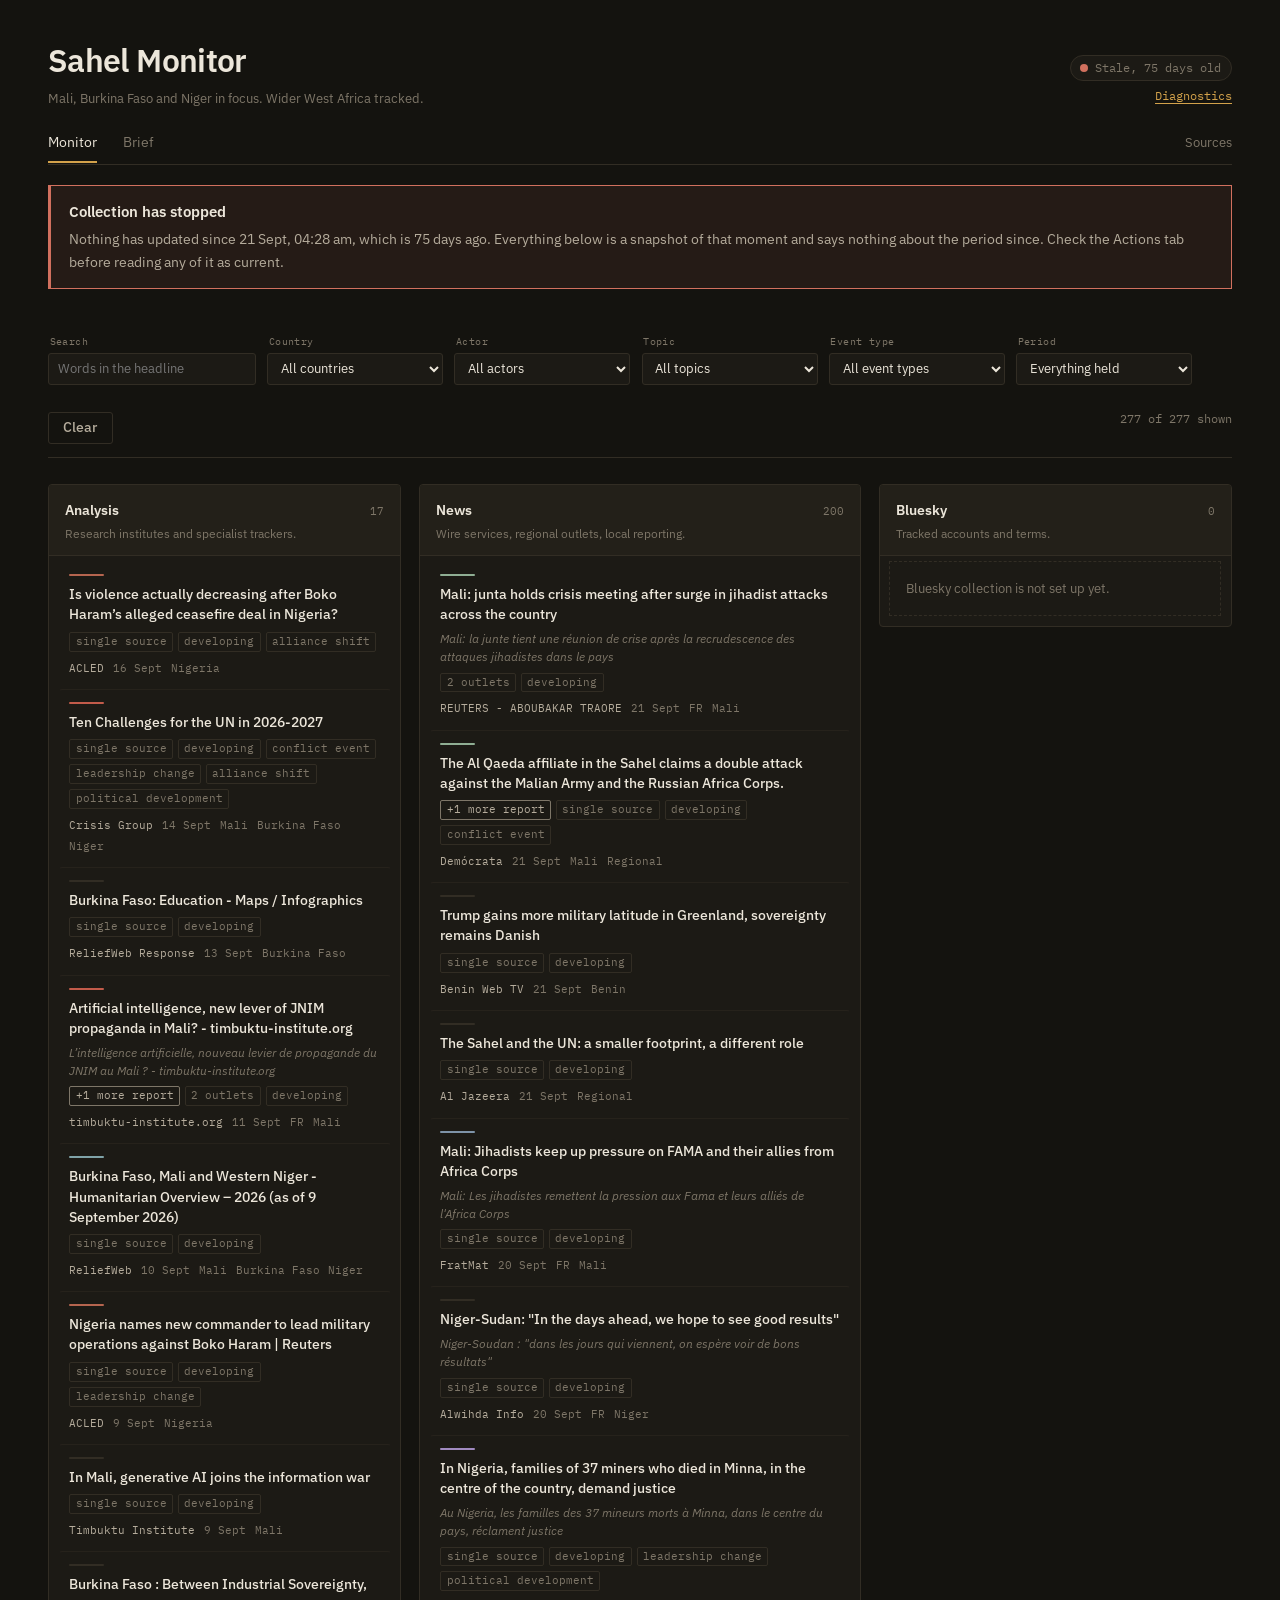
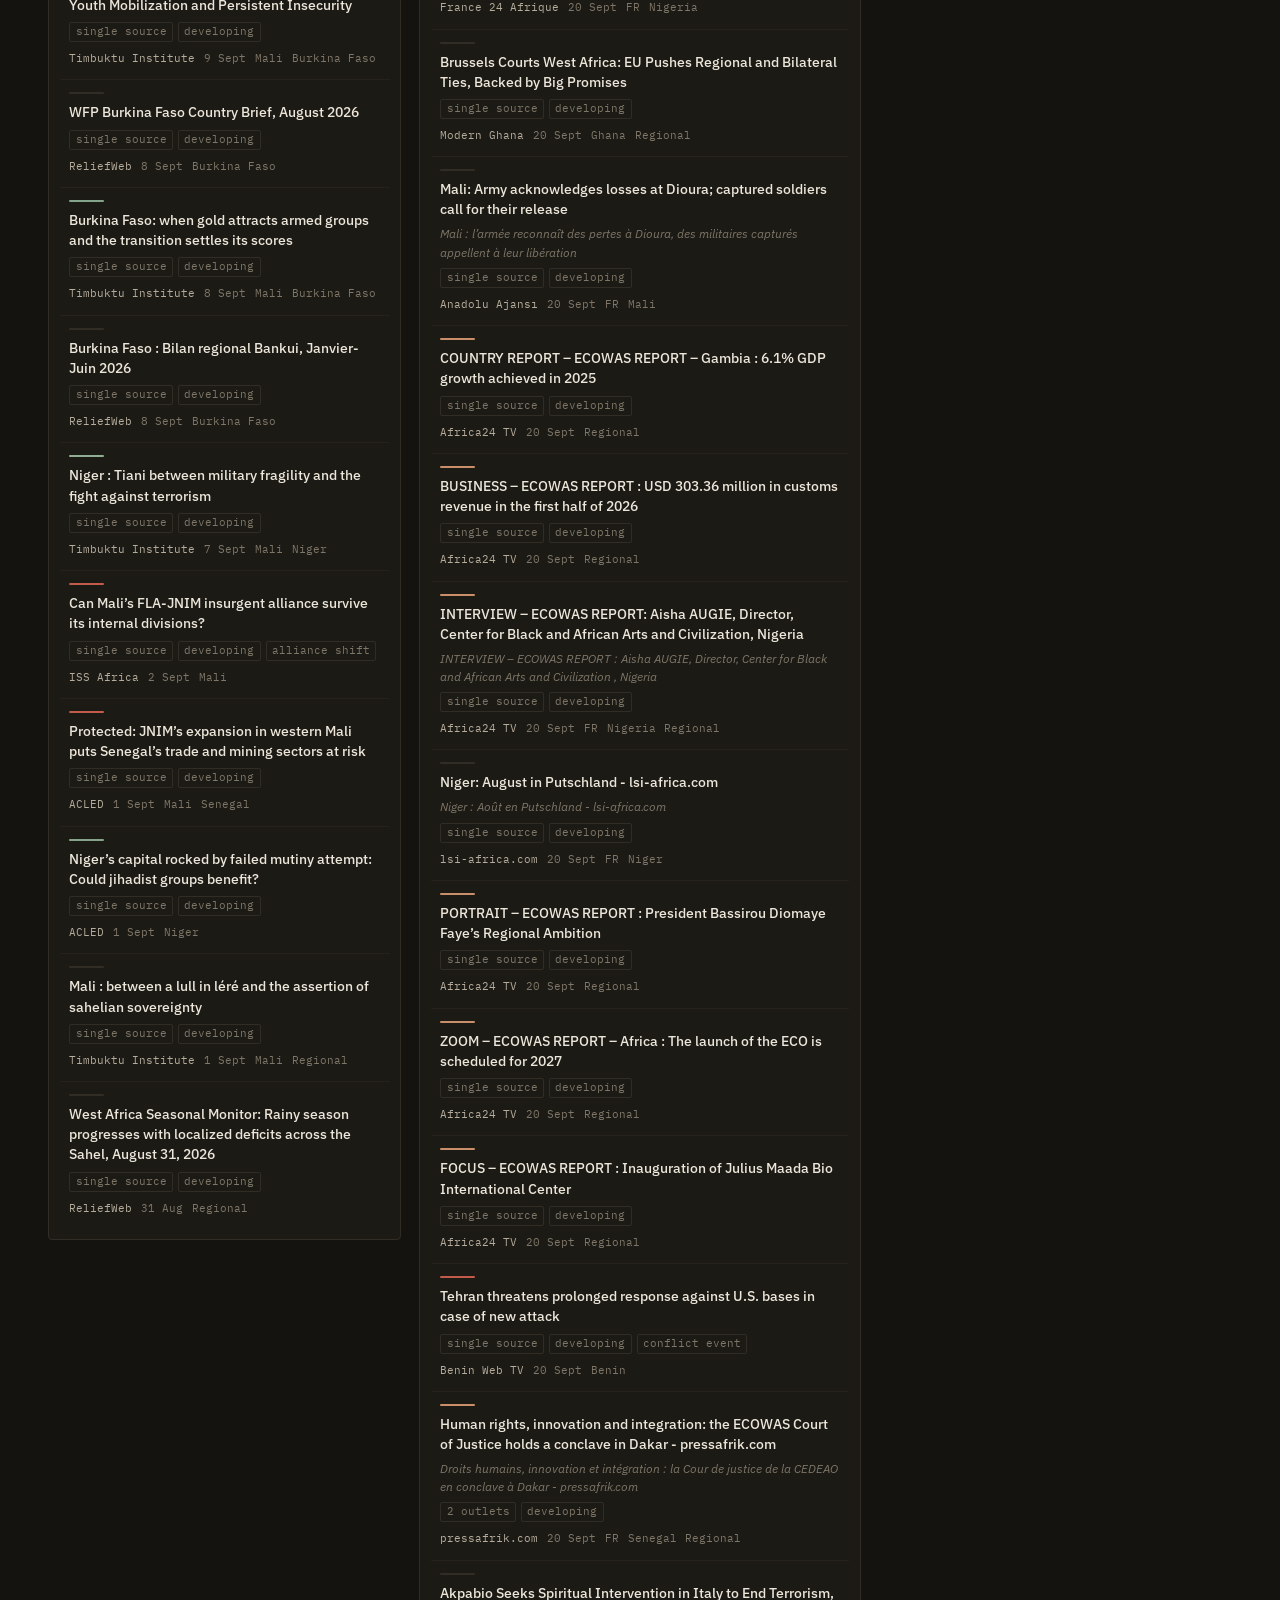
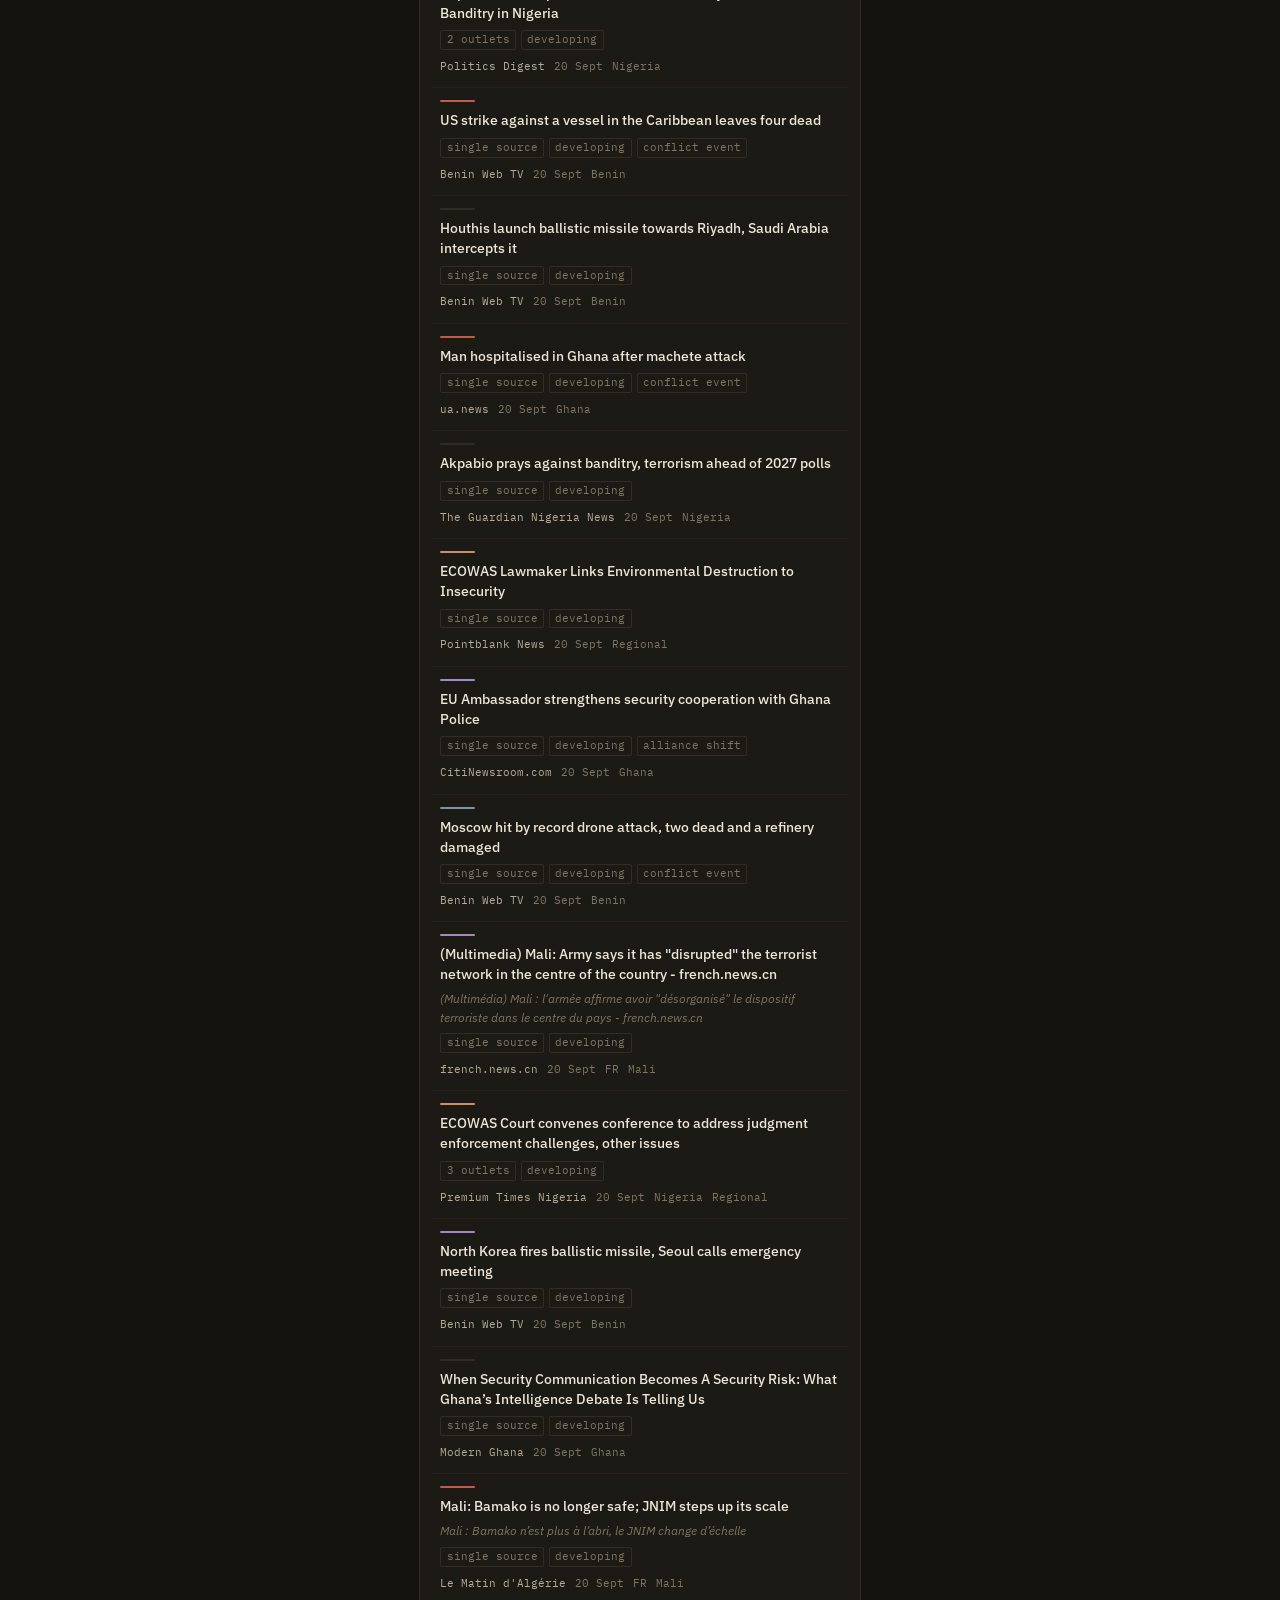
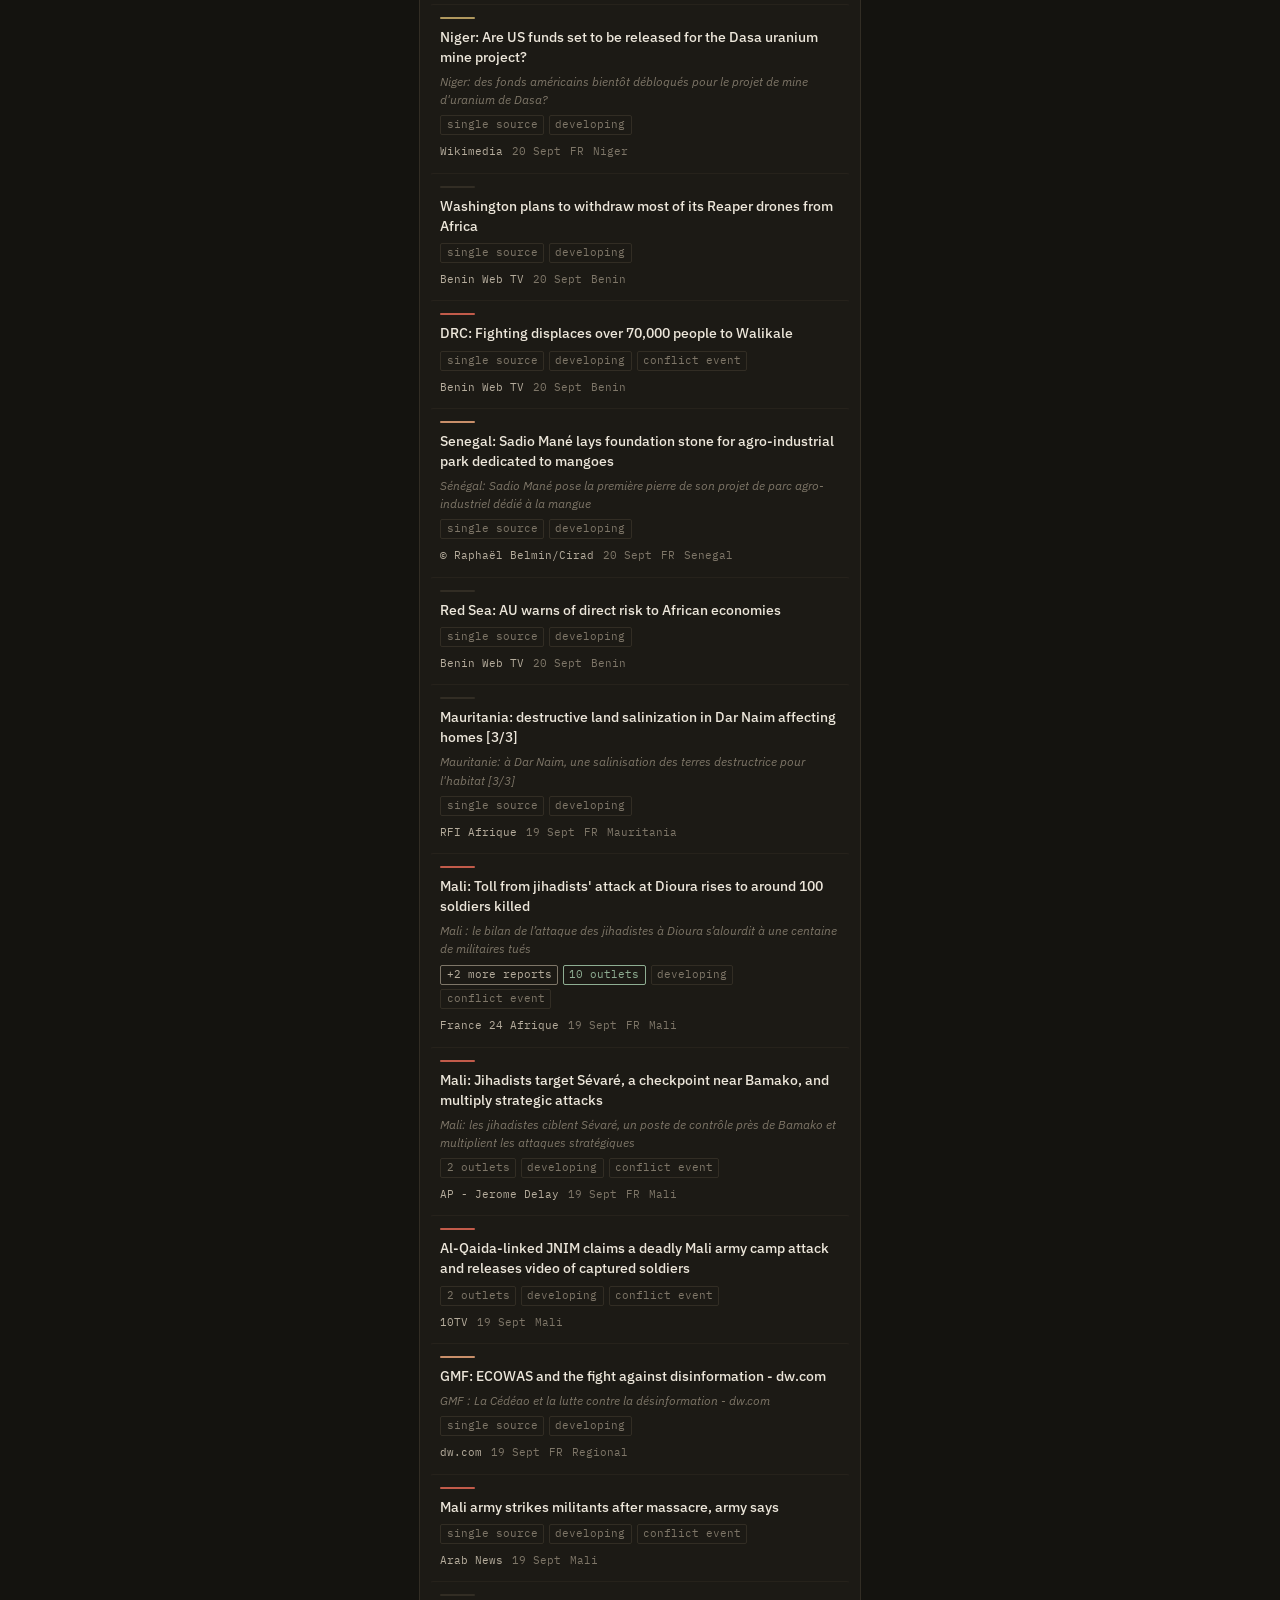
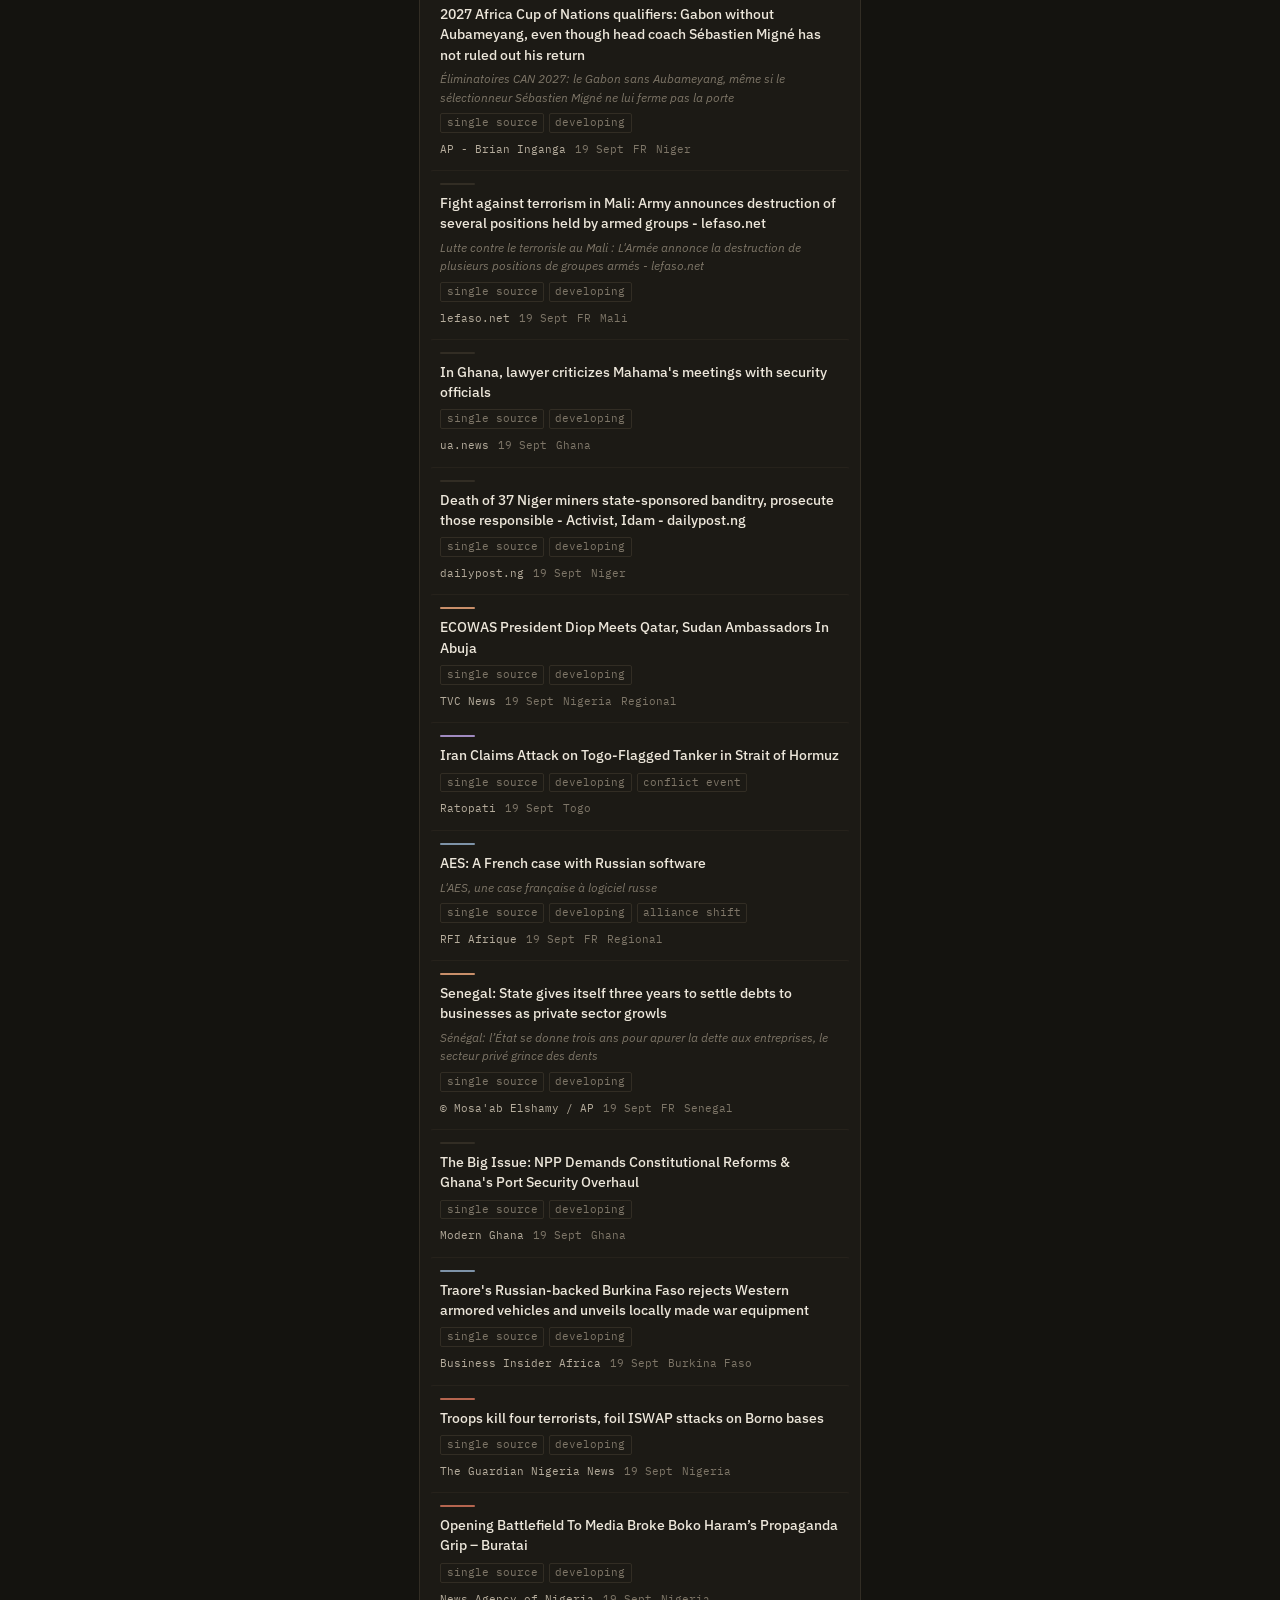
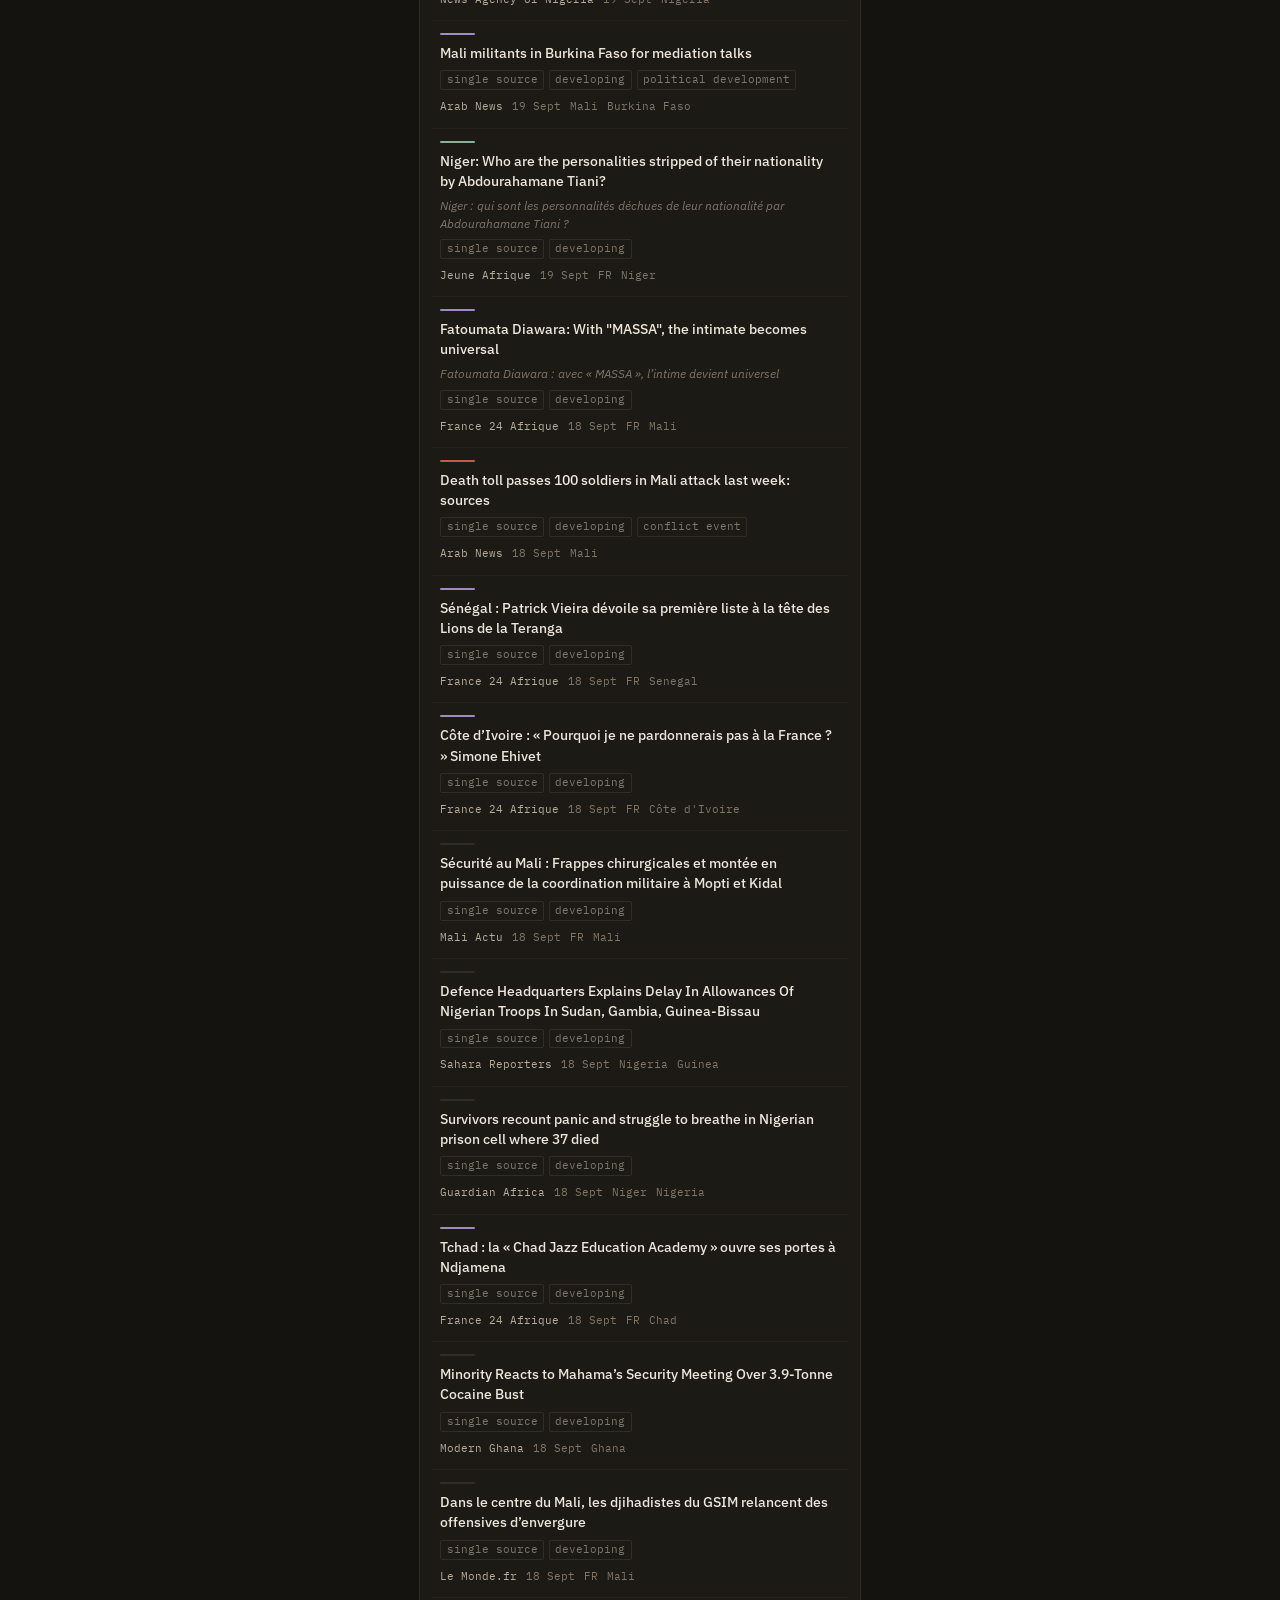
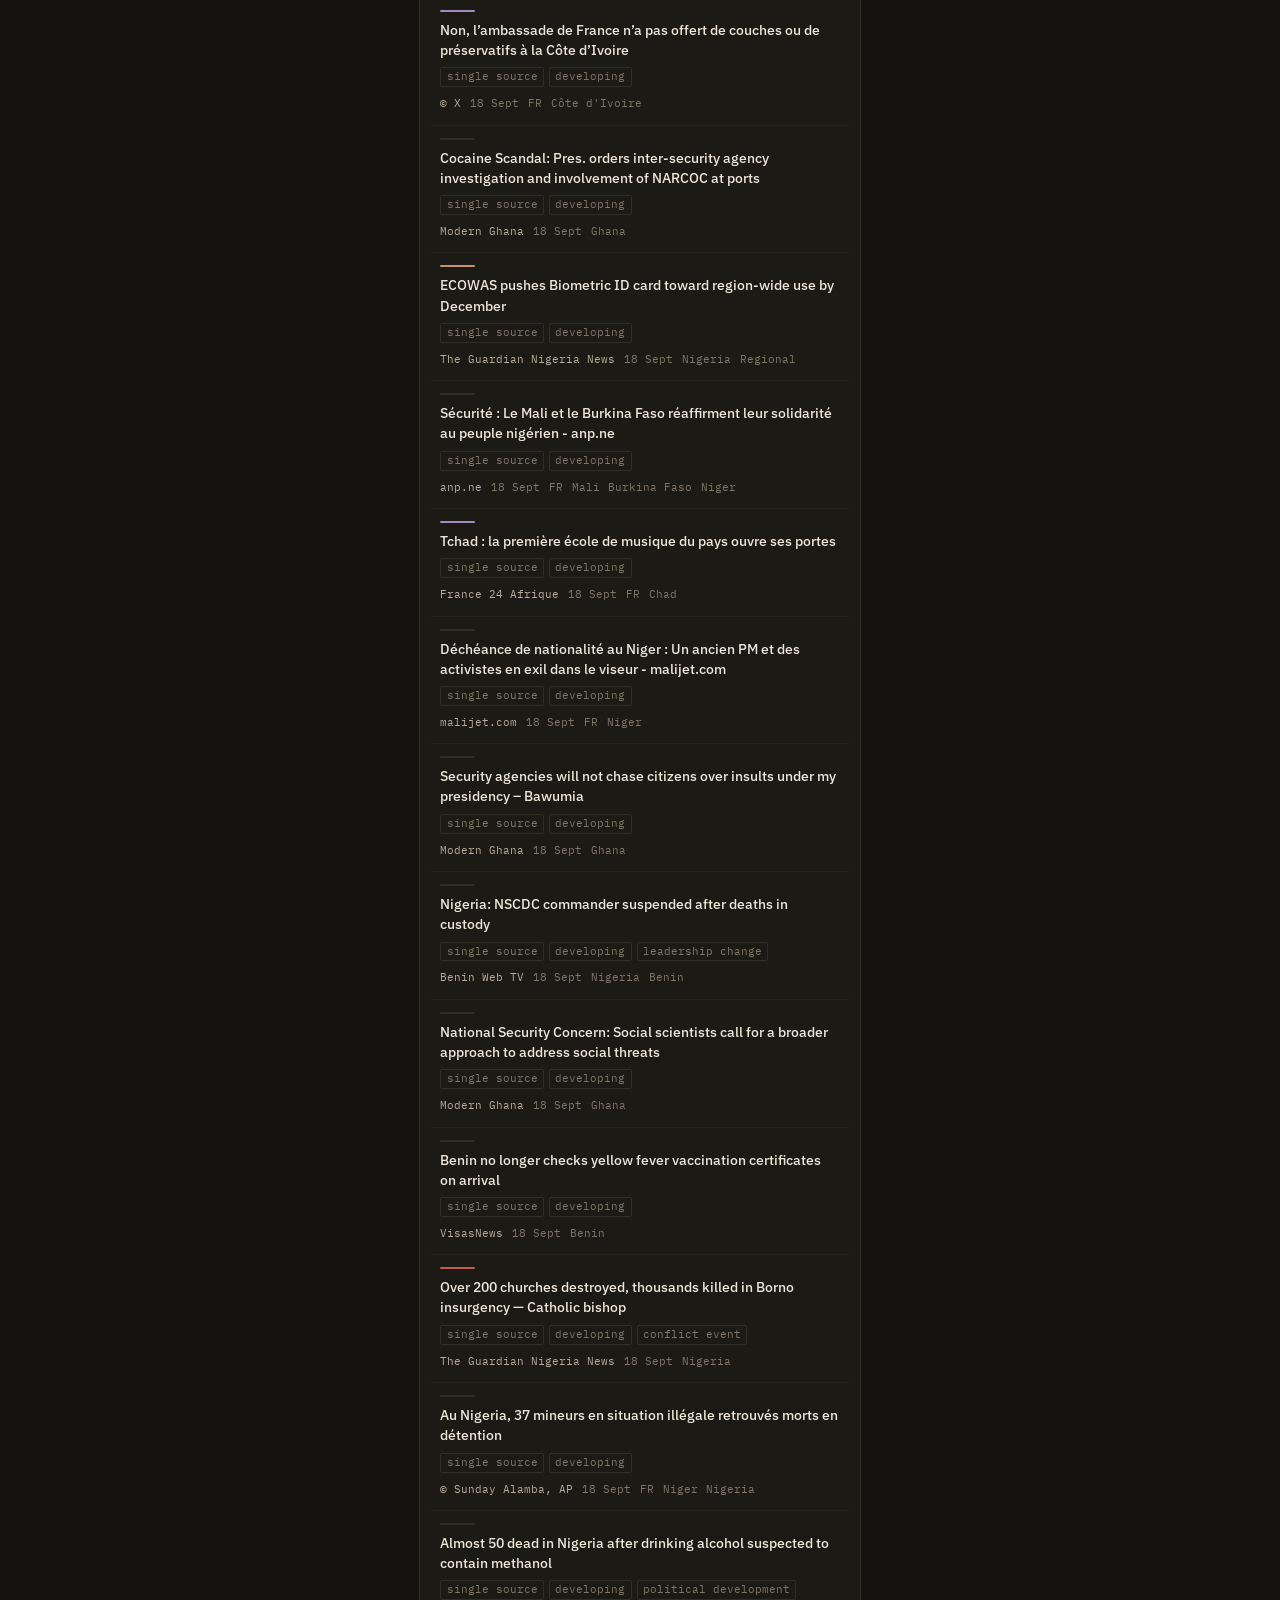
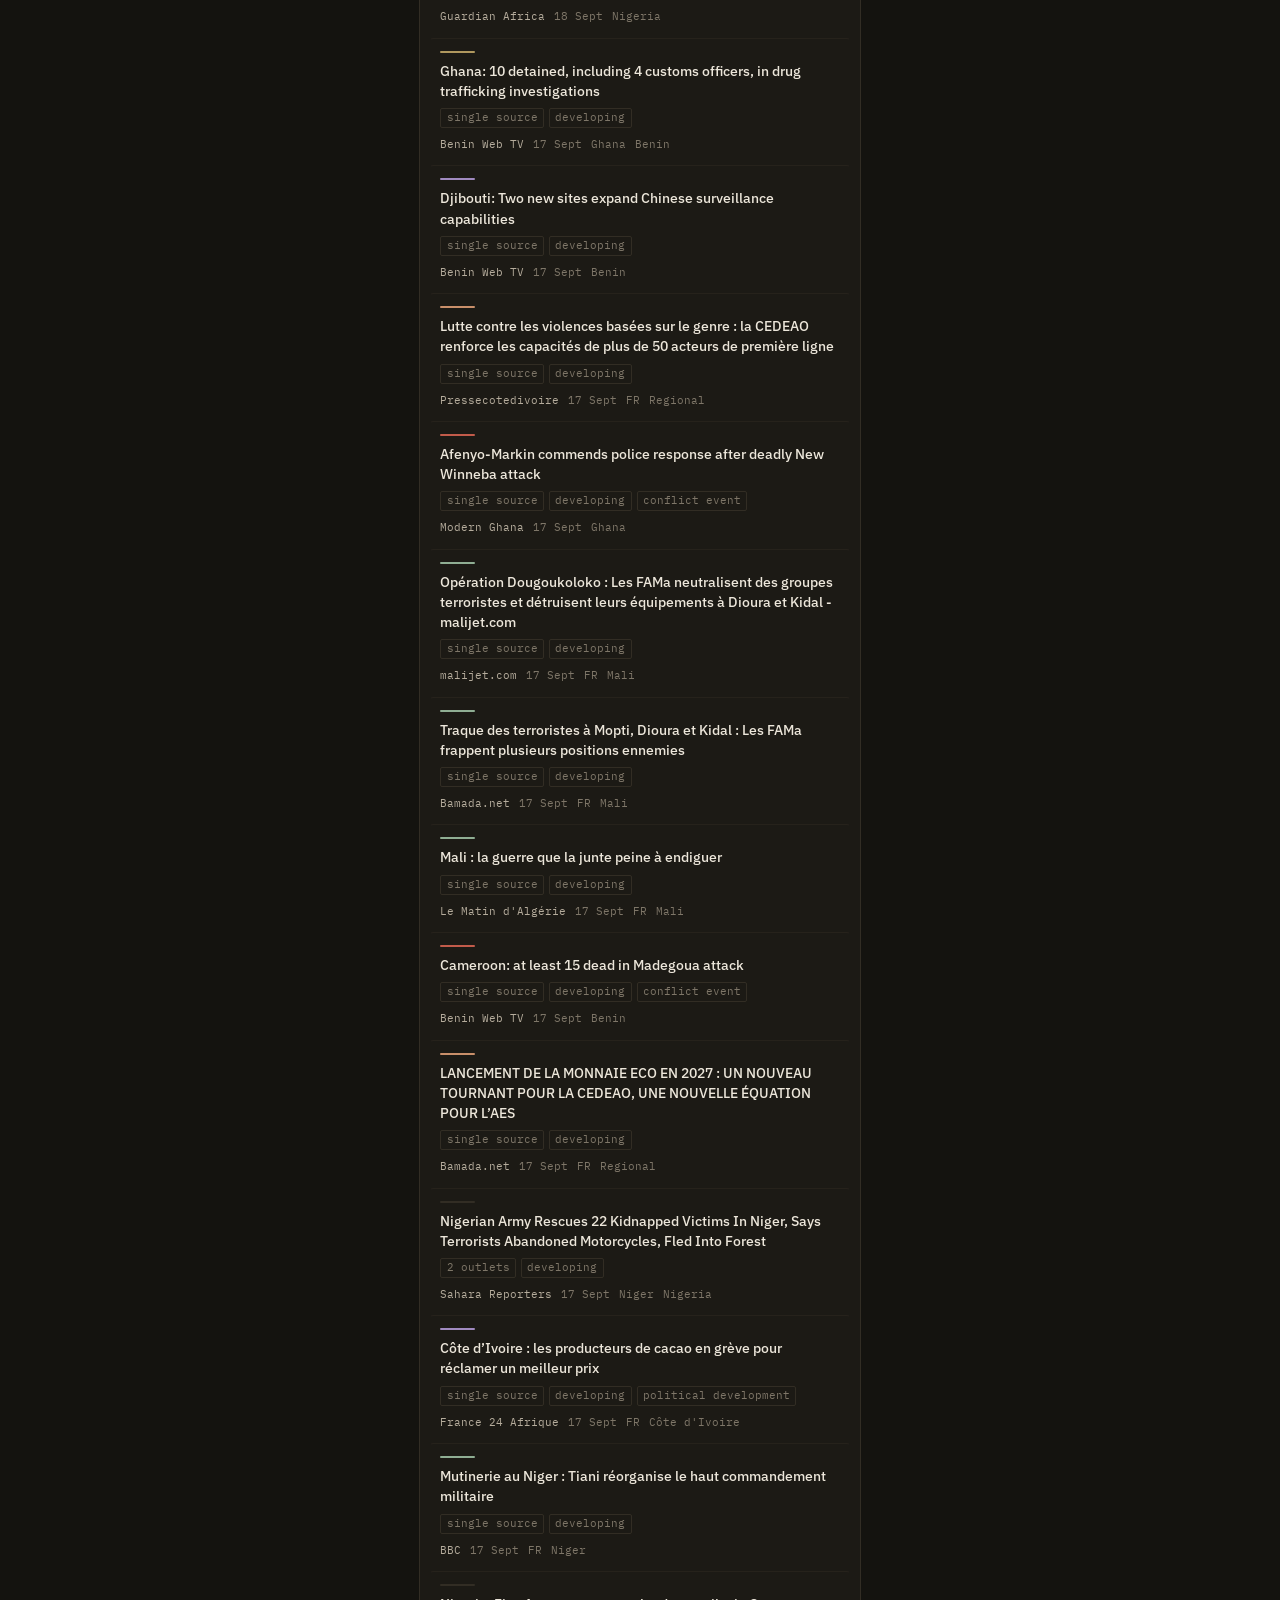
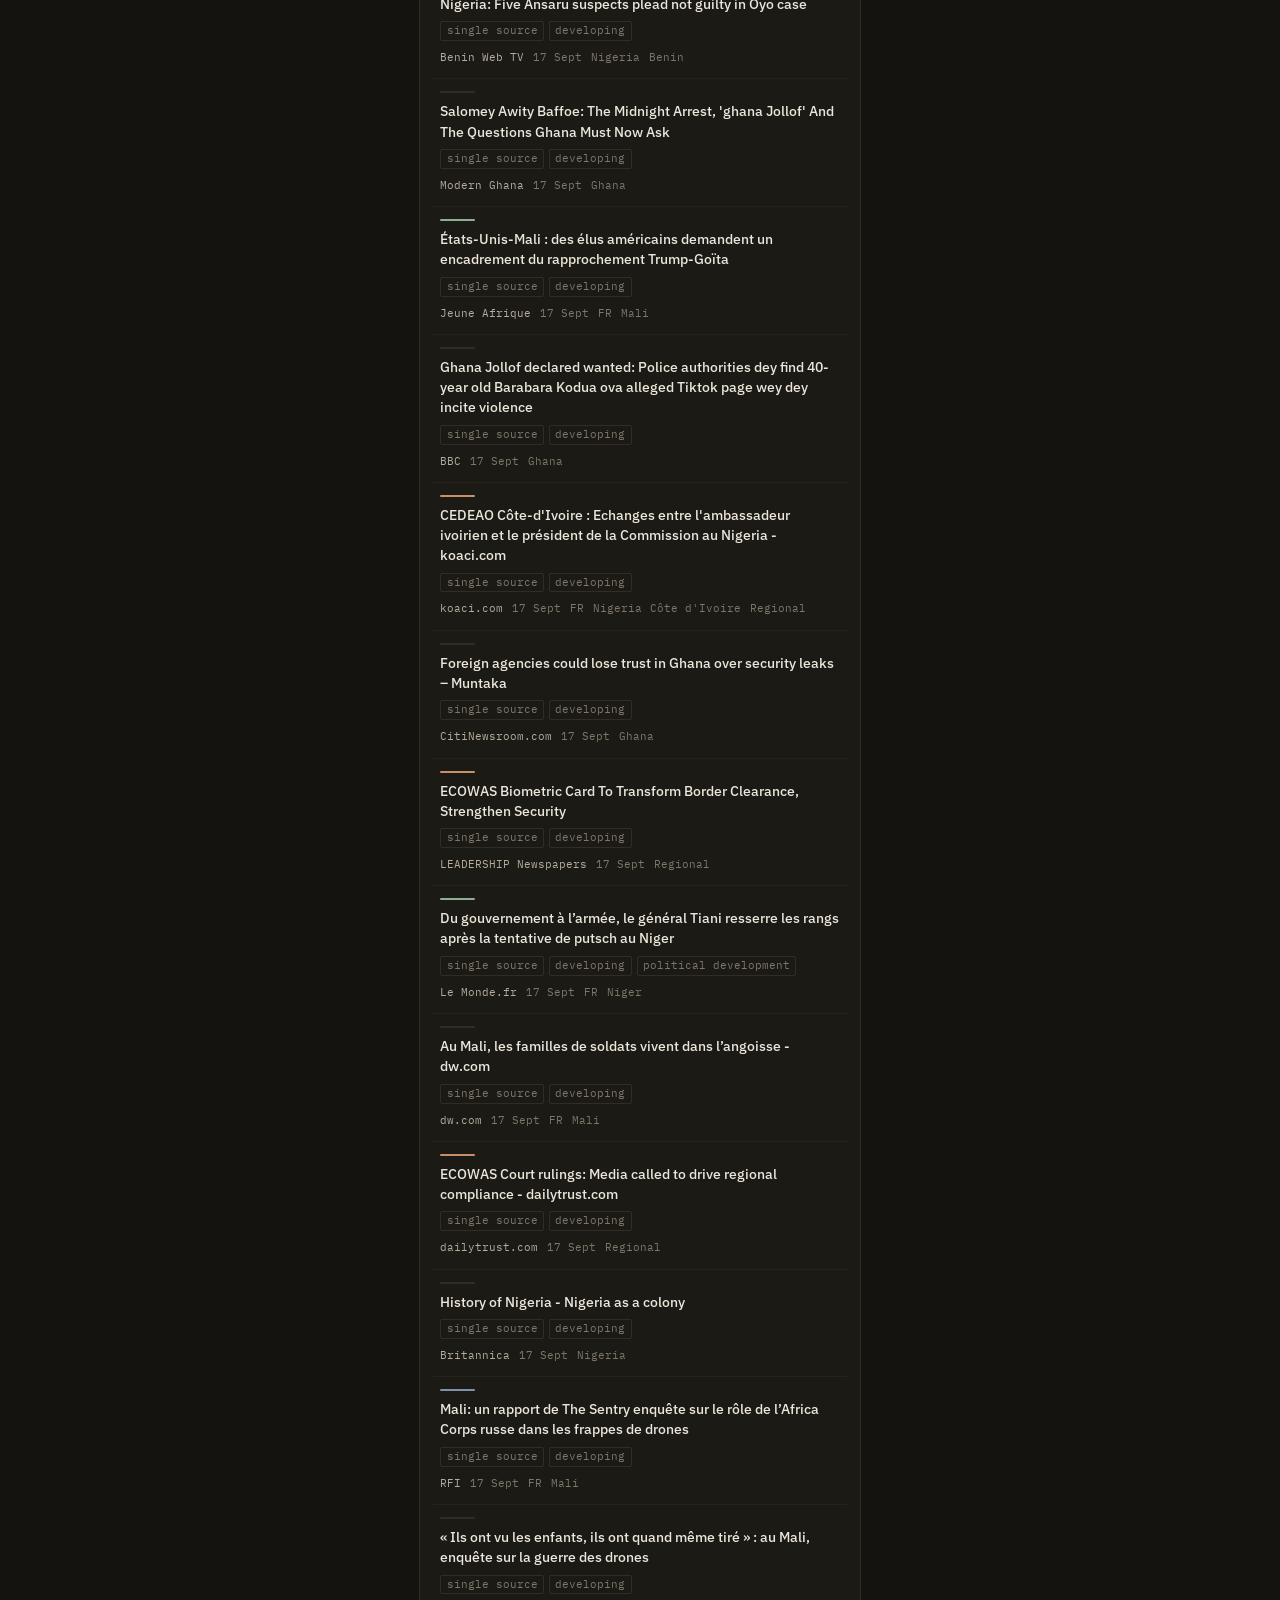
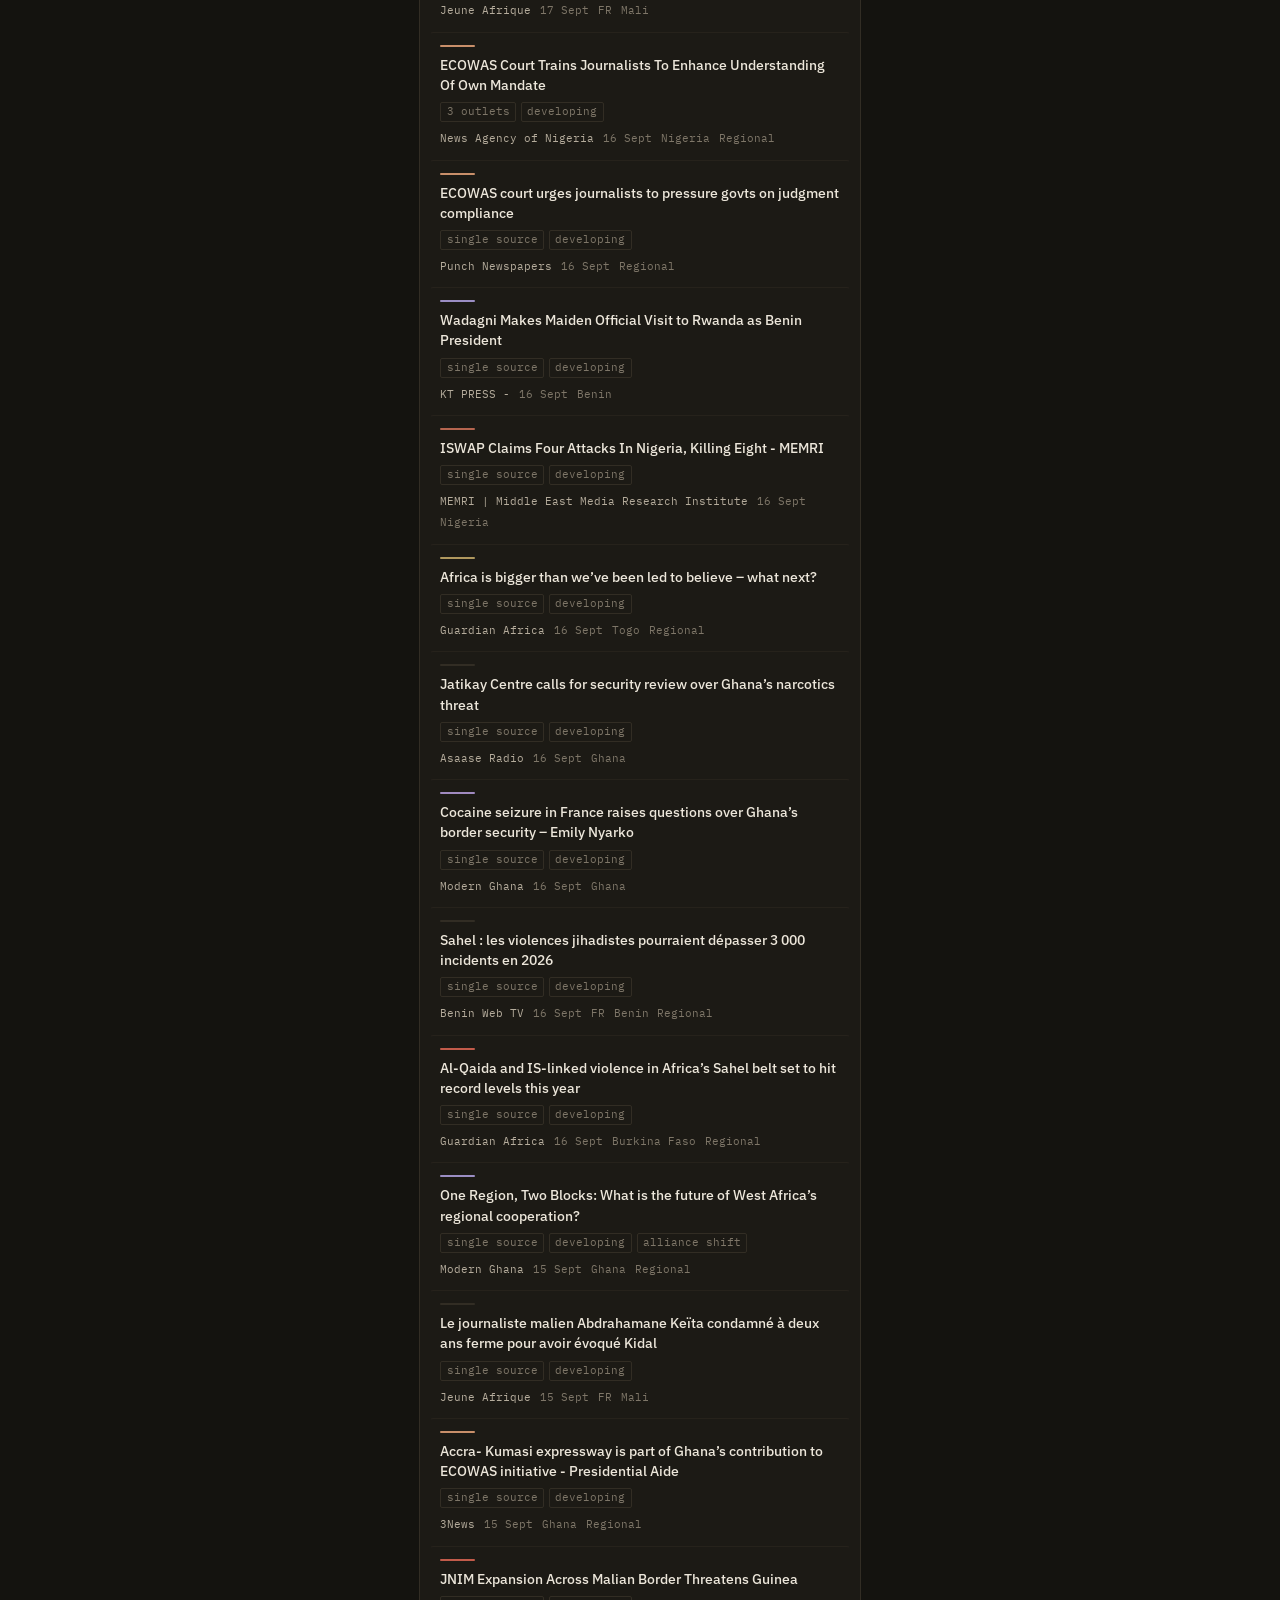
<file: index.html>
<!DOCTYPE html>
<html lang="en-AU">
<head>
<meta charset="utf-8">
<meta name="viewport" content="width=device-width, initial-scale=1">
<title>Sahel Monitor</title>
<meta name="description" content="Conflict and political developments in the Sahel and West Africa.">
<link rel="preconnect" href="https://fonts.googleapis.com">
<link rel="preconnect" href="https://fonts.gstatic.com" crossorigin>
<link href="https://fonts.googleapis.com/css2?family=IBM+Plex+Mono:wght@400;500&family=IBM+Plex+Sans:wght@400;500;600&display=swap" rel="stylesheet">
<link rel="stylesheet" href="styles.css">

<!--
==============================================================================
  DATA CONTRACT
  Four stream files plus the brief, all in this folder. None exist until the
  collector has run. The collector will be written to produce exactly this.

  news.json / social.json / analysis.json / research.json
  {
    "generated":     "2026-09-18T20:04:11+00:00",   ISO 8601, UTC
    "cadence_hours": 24,
    "window_days":   21,
    "countries":     ["Mali", "Burkina Faso", ...],
    "tiers":         { "Mali": 1, "Niger": 1, "Nigeria": 2 },
    "themes":        { "Jihadist groups": { "colour": "#c25b4a" } },
    "events":        ["Conflict event", "Leadership change", "Alliance shift"],
    "coverage":      [ { "country": "Niger", "recent": 4, "baseline": 19.2 } ],
    "health":        [ { "name": "RFI Afrique", "ok": true, "fetched": 40,
                         "kept": 6, "dry_runs": 0, "error": null } ],
    "items": [ {
        "title": "...", "link": "https://...", "publisher": "RFI",
        "lang": "fr", "date": "2026-09-17T08:00:00+00:00",
        "summary": "Plain text, a sentence or two.",
        "countries": ["Mali"], "themes": ["Azawad and FLA"],
        "events": ["Leadership change"],
        "corroboration": 7,          distinct non-syndicated outlets
        "thread": "new" | "developing",
        "anomaly": true              country volume off its own baseline
    } ]
  }

  brief.json
  {
    "generated": "...", "model": "z-ai/glm-5.2:free", "items_used": 94,
    "window_days": 7,
    "from_feeds": "Paragraphs derived only from the items below.",
    "context": "Optional. Background from outside the feeds.",
    "context_sources": [ { "title": "...", "url": "https://..." } ],
    "references": [ { "title": "...", "link": "...", "publisher": "...",
                      "date": "...", "countries": [...], "corroboration": 3 } ]
  }
==============================================================================
-->
</head>
<body>

<header class="masthead">
  <h1>Sahel Monitor
    <span>Mali, Burkina Faso and Niger in focus. Wider West Africa tracked.</span>
  </h1>
  <div class="status-block">
    <span class="pill" id="status-pill"><span class="lamp"></span><span id="status-text">Checking</span></span>
    <button class="linkish" id="diag-toggle" aria-expanded="false">Diagnostics</button>
  </div>
</header>

<nav class="tabs"></nav>



<div class="alert" id="alert" role="status">
  <h2 id="alert-title"></h2>
  <p id="alert-body"></p>
</div>

<div class="diagnostics" id="diagnostics">
  <div class="diag-section">
    <h3>Collection</h3>
    <div class="rows" id="health-rows"></div>
    <p class="hint">
      <span class="ok">ok</span> responded and produced items.
      <span class="dry">dry</span> responded but nothing matched, which is normal for
      broad feeds and a problem if it persists.
      <span class="fail">fail</span> did not respond, so fix or remove it in sources.yml.
    </p>
  </div>
  <div class="diag-section">
    <h3>Coverage against baseline</h3>
    <div class="bars" id="coverage-bars"></div>
    <p class="hint">Volume over the last seven days against each country's own trailing
      average, worst shortfall first. A short bar means less reporting than usual. It
      does not mean less is happening.</p>
  </div>
</div>

<div class="filters" role="search">
  <div class="filter-group">
    <label for="q">Search</label>
    <input type="search" id="q" placeholder="Words in the headline" aria-label="Search headlines">
  </div>
  <div class="filter-group">
    <label for="country">Country</label>
    <select id="country"><option value="">All countries</option></select>
  </div>
  <div class="filter-group">
    <label for="actor">Actor</label>
    <select id="actor"><option value="">All actors</option></select>
  </div>
  <div class="filter-group">
    <label for="topic">Topic</label>
    <select id="topic"><option value="">All topics</option></select>
  </div>
  <div class="filter-group">
    <label for="event">Event type</label>
    <select id="event"><option value="">All event types</option></select>
  </div>
  <div class="filter-group">
    <label for="days">Period</label>
    <select id="days">
      <option value="7">Last 7 days</option>
      <option value="14">Last 14 days</option>
      <option value="0" selected>Everything held</option>
    </select>
  </div>
  <div class="filter-group">
    <label>&nbsp;</label>
    <button class="btn quiet" id="reset">Clear</button>
  </div>
  <span class="tally" id="tally"></span>
</div>

<main class="columns">
  <section class="col">
    <header>
      <h2>Analysis <span class="count" id="count-analysis"></span></h2>
      <p class="col-note">Research institutes and specialist trackers.</p>
    </header>
    <ul class="stream" id="stream-analysis"></ul>
  </section>

  <section class="col">
    <header>
      <h2>News <span class="count" id="count-news"></span></h2>
      <p class="col-note">Wire services, regional outlets, local reporting.</p>
    </header>
    <ul class="stream" id="stream-news"></ul>
  </section>

  <section class="col">
    <header>
      <h2>Bluesky <span class="count" id="count-social"></span></h2>
      <p class="col-note">Tracked accounts and terms.</p>
    </header>
    <ul class="stream" id="stream-social"></ul>
  </section>
</main>

<section class="research">
  <header>
    <h2>Academic work <span class="count" id="count-research"></span></h2>
    <p class="col-note">Recent papers from OpenAlex.</p>
  </header>
  <ul class="stream" id="stream-research"></ul>
</section>

<footer>
  <p>Automated collection over headlines and post text. Nothing here is verified,
  and inclusion is not endorsement of a source. Corroboration counts measure how
  many outlets carried a story, which is a measure of reporting rather than of
  truth. Check diagnostics before concluding that a quiet week was quiet.</p>
</footer>

<div class="scrim" id="scrim" role="dialog" aria-modal="true" aria-labelledby="sheet-title">
  <div class="sheet">
    <div class="sheet-head">
      <h2 id="sheet-title"></h2>
      <button class="sheet-close" id="sheet-close" aria-label="Close">&times;</button>
    </div>
    <div class="sheet-body" id="sheet-body"></div>
  </div>
</div>

<script src="shared.js"></script>
<script>
(function () {
  "use strict";
  var S = window.SM;

  var ORDER = ["analysis", "news", "social", "research"];
  var store = null;
  var filters = { query: "", country: "", actor: "", topic: "", event: "", days: 0 };

  // ---------- diagnostics ----------

  function renderHealth() {
    var host = document.getElementById("health-rows");
    host.textContent = "";
    if (!store.health.length) {
      host.appendChild(S.el("div", "note", "No collection data."));
      return;
    }
    var rank = function (h) { return h.ok ? (h.kept ? 2 : 1) : 0; };
    store.health.slice().sort(function (a, b) { return rank(a) - rank(b); })
      .forEach(function (h) {
        var row = S.el("div");
        var cls = h.ok ? (h.kept ? "ok" : "dry") : "fail";
        row.appendChild(S.el("span", "tag " + cls, cls));
        row.appendChild(document.createTextNode(h.name + "  "));
        if (h.ok) {
          row.appendChild(S.el("span", "note", h.kept + " of " + h.fetched +
            (h.dry_runs > 1 ? "   " + h.dry_runs + " empty runs in a row" : "")));
        } else if (h.error) {
          row.appendChild(S.el("span", "note", h.error));
        }
        host.appendChild(row);
      });
  }

  function renderCoverage() {
    var host = document.getElementById("coverage-bars");
    host.textContent = "";
    if (!store.coverage.length) {
      host.appendChild(S.el("div", "note",
        "Not enough history yet to compare against a baseline."));
      return;
    }
    var widest = store.coverage.reduce(function (m, c) {
      return Math.max(m, c.recent || 0, c.baseline || 0);
    }, 1);
    var ratio = function (c) { return (c.recent || 0) / Math.max(c.baseline || 1, 1); };

    store.coverage.slice().sort(function (a, b) { return ratio(a) - ratio(b); })
      .forEach(function (c) {
        var r = ratio(c);
        var row = S.el("div", "bar-row");
        row.appendChild(S.el("span", null, c.country));
        var track = S.el("div", "bar-track");
        var fill = S.el("div", "bar-fill" + (r < 0.5 ? " low" : r > 1.5 ? " high" : ""));
        fill.style.width = Math.min(100, ((c.recent || 0) / widest) * 100) + "%";
        track.appendChild(fill);
        row.appendChild(track);
        row.appendChild(S.el("span", "val",
          (c.recent || 0) + " vs " + (Math.round((c.baseline || 0) * 10) / 10)));
        host.appendChild(row);
      });
  }

  // ---------- filtering ----------

  function passes(item) {
    if (filters.country && (item.countries || []).indexOf(filters.country) === -1) return false;
    if (filters.actor && (item.actors || []).indexOf(filters.actor) === -1) return false;
    if (filters.topic && (item.topics || []).indexOf(filters.topic) === -1) return false;
    if (filters.event && (item.events || []).indexOf(filters.event) === -1) return false;

    if (filters.days) {
      var age = S.hoursSince(item.date);
      if (age === null || age > filters.days * 24) return false;
    }

    if (filters.query) {
      // Search the translation, the original, and everyone who carried it.
      var parts = [item.title, item.title_en, item.summary, item.summary_en,
                   item.publisher, item.ai_summary];
      (item.also || []).forEach(function (o) {
        parts.push(o.title); parts.push(o.publisher);
      });
      if (parts.join(" ").toLowerCase().indexOf(filters.query) === -1) return false;
    }
    return true;
  }

  function emptyState(key) {
    var box = S.el("div", "empty");
    if (!store.streams[key].length) {
      box.textContent = key === "social"
        ? "Bluesky collection is not set up yet."
        : "Nothing collected yet. Run the collection in GitHub.";
    } else {
      box.textContent = "Nothing here matches the current filters.";
    }
    return box;
  }

  function render() {
    var shown = 0, held = 0;
    ORDER.forEach(function (key) {
      var list = document.getElementById("stream-" + key);
      list.textContent = "";
      var items = store.streams[key].filter(passes);
      held += store.streams[key].length;
      shown += items.length;

      var counter = document.getElementById("count-" + key);
      if (counter) {
        counter.textContent = items.length === store.streams[key].length
          ? String(items.length)
          : items.length + " of " + store.streams[key].length;
      }

      if (!items.length) {
        var li = S.el("li");
        li.appendChild(emptyState(key));
        list.appendChild(li);
        return;
      }
      var frag = document.createDocumentFragment();
      items.forEach(function (it) { frag.appendChild(S.buildEntry(it, store.palette)); });
      list.appendChild(frag);
    });
    document.getElementById("tally").textContent =
      held ? shown + " of " + held + " shown" : "";
  }

  // ---------- controls ----------

  function fill(selectId, values, labeller) {
    var select = document.getElementById(selectId);
    while (select.options.length > 1) select.remove(1);
    values.forEach(function (v) {
      var o = S.el("option", null, labeller ? labeller(v) : v);
      o.value = v;
      select.appendChild(o);
    });
  }

  function wire() {
    var search = document.getElementById("q"), timer;
    search.addEventListener("input", function () {
      clearTimeout(timer);
      timer = setTimeout(function () {
        filters.query = search.value.trim().toLowerCase();
        render();
      }, 150);
    });

    [["country", "country"], ["actor", "actor"], ["topic", "topic"],
     ["event", "event"], ["days", "days"]].forEach(function (pair) {
      document.getElementById(pair[0]).addEventListener("change", function () {
        filters[pair[1]] = pair[1] === "days" ? Number(this.value) : this.value;
        render();
      });
    });

    document.getElementById("reset").addEventListener("click", function () {
      filters = { query: "", country: "", actor: "", topic: "", event: "", days: 0 };
      search.value = "";
      ["country", "actor", "topic", "event"].forEach(function (id) {
        document.getElementById(id).value = "";
      });
      document.getElementById("days").value = "0";
      render();
    });

    document.getElementById("diag-toggle").addEventListener("click", function () {
      var open = document.getElementById("diagnostics").classList.toggle("on");
      this.setAttribute("aria-expanded", String(open));
      this.textContent = open ? "Hide diagnostics" : "Diagnostics";
    });
  }

  // ---------- go ----------

  S.buildNav("index.html");
  S.wireSheet();
  wire();
  ORDER.forEach(function (k) {
    S.skeletons(document.getElementById("stream-" + k), 3);
  });

  S.loadAll().then(function (data) {
    store = data;
    S.assessFreshness(data.meta);
    renderHealth();
    renderCoverage();
    fill("country", data.countries);
    fill("actor", Object.keys(data.actors));
    fill("topic", Object.keys(data.topics));
    fill("event", data.events);
    render();
  });
})();
</script>
</body>
</html>
</file>
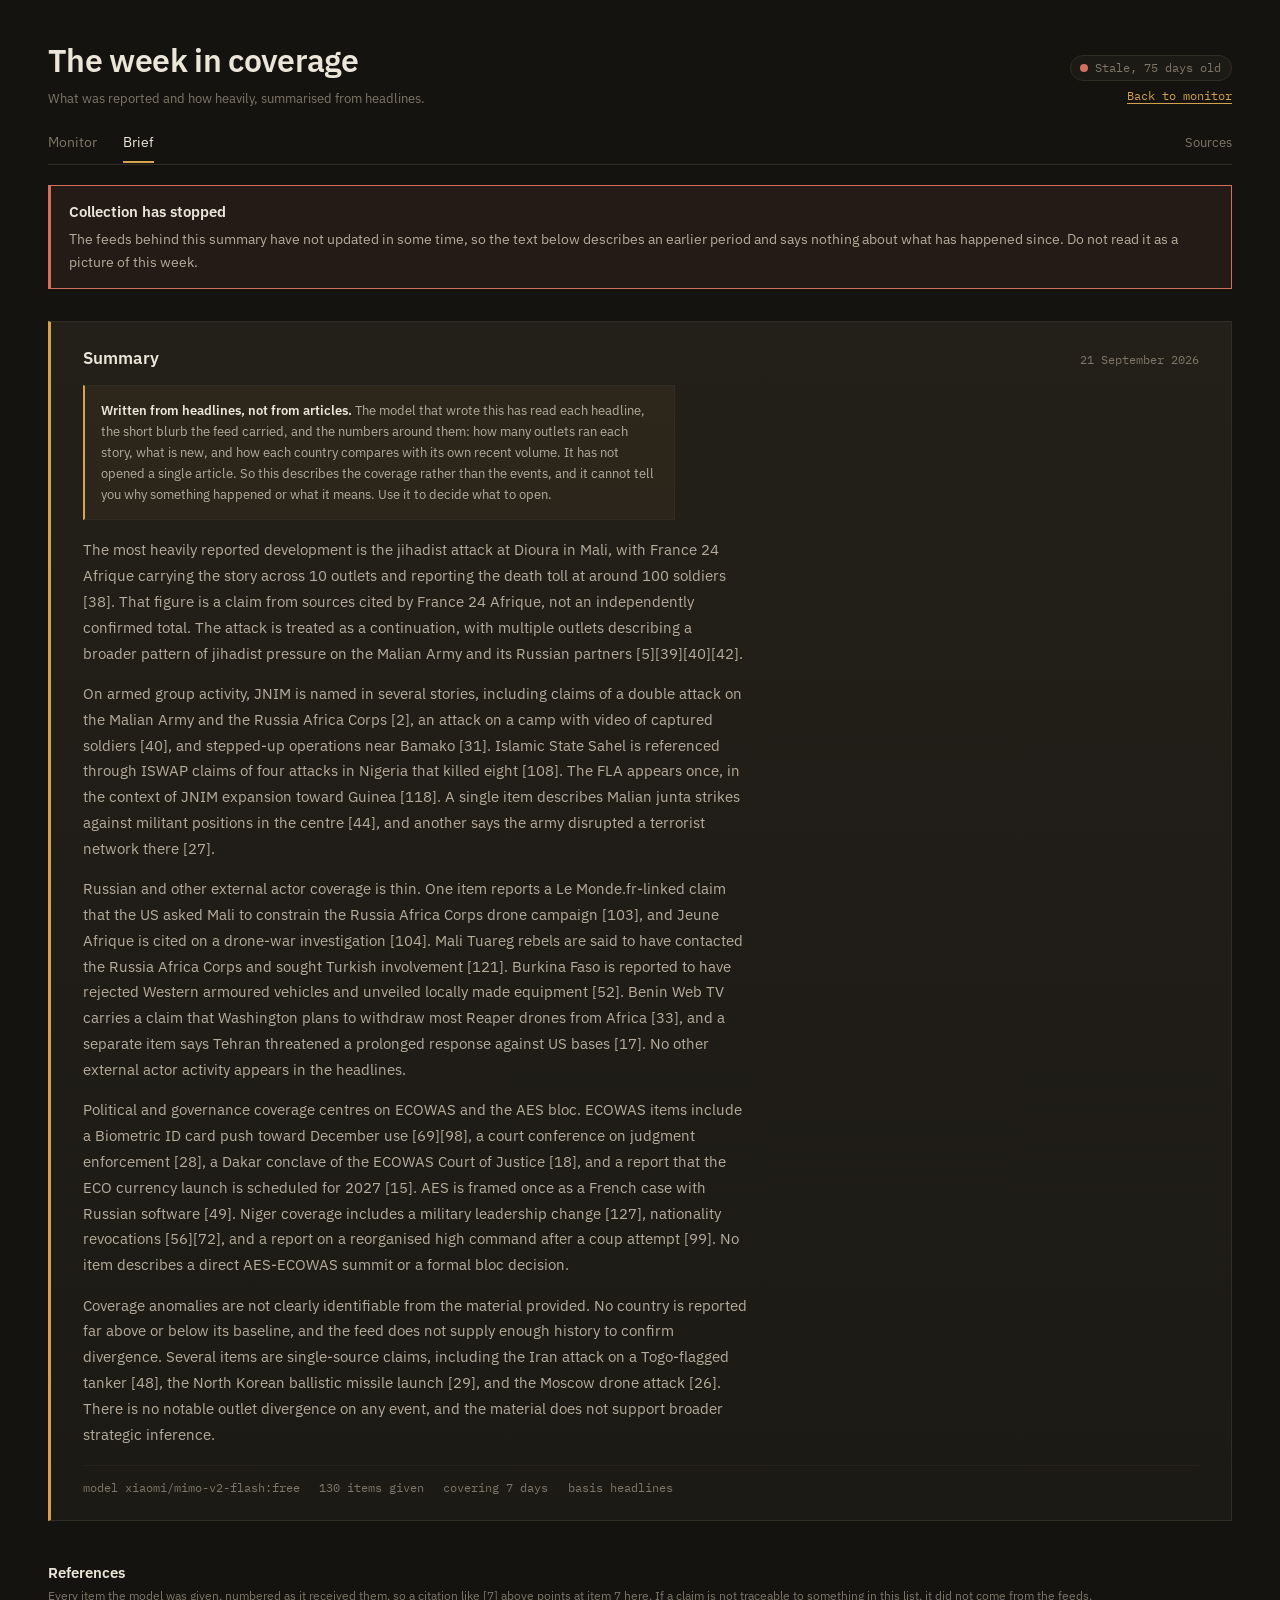
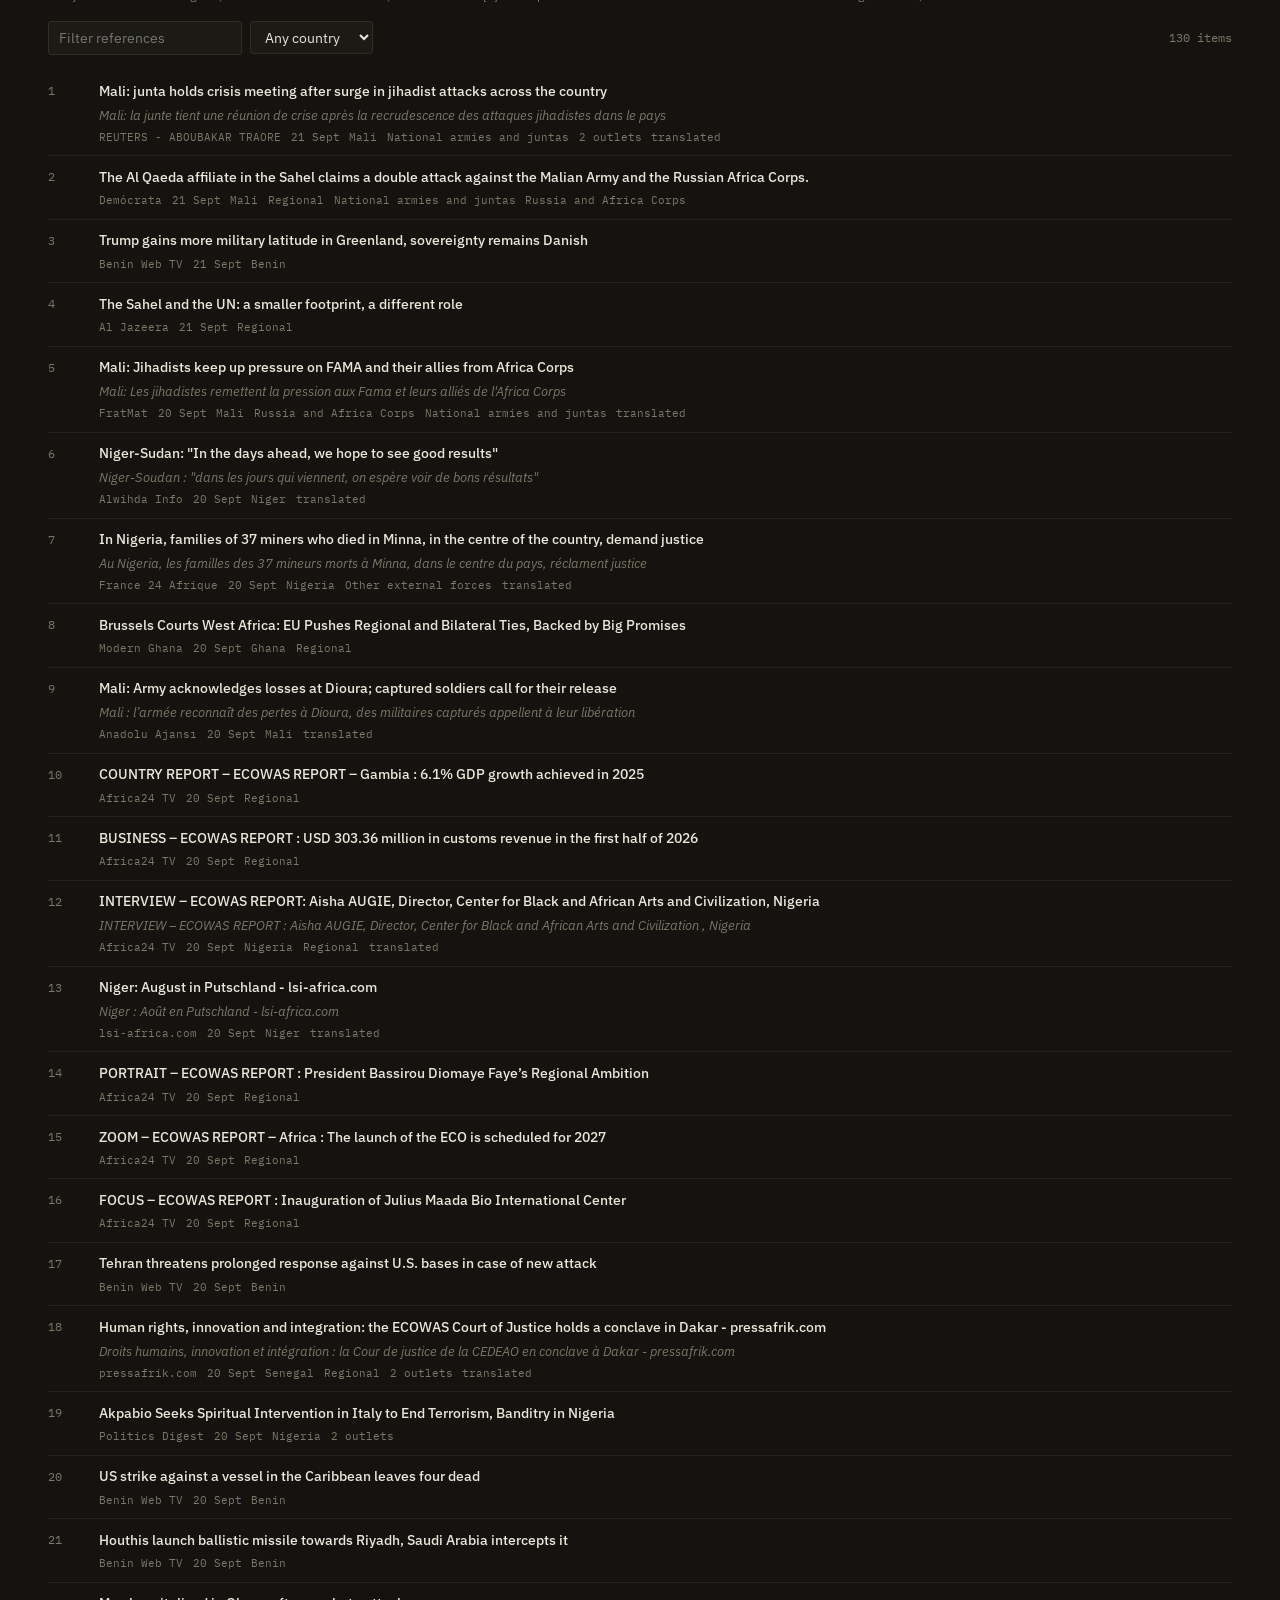
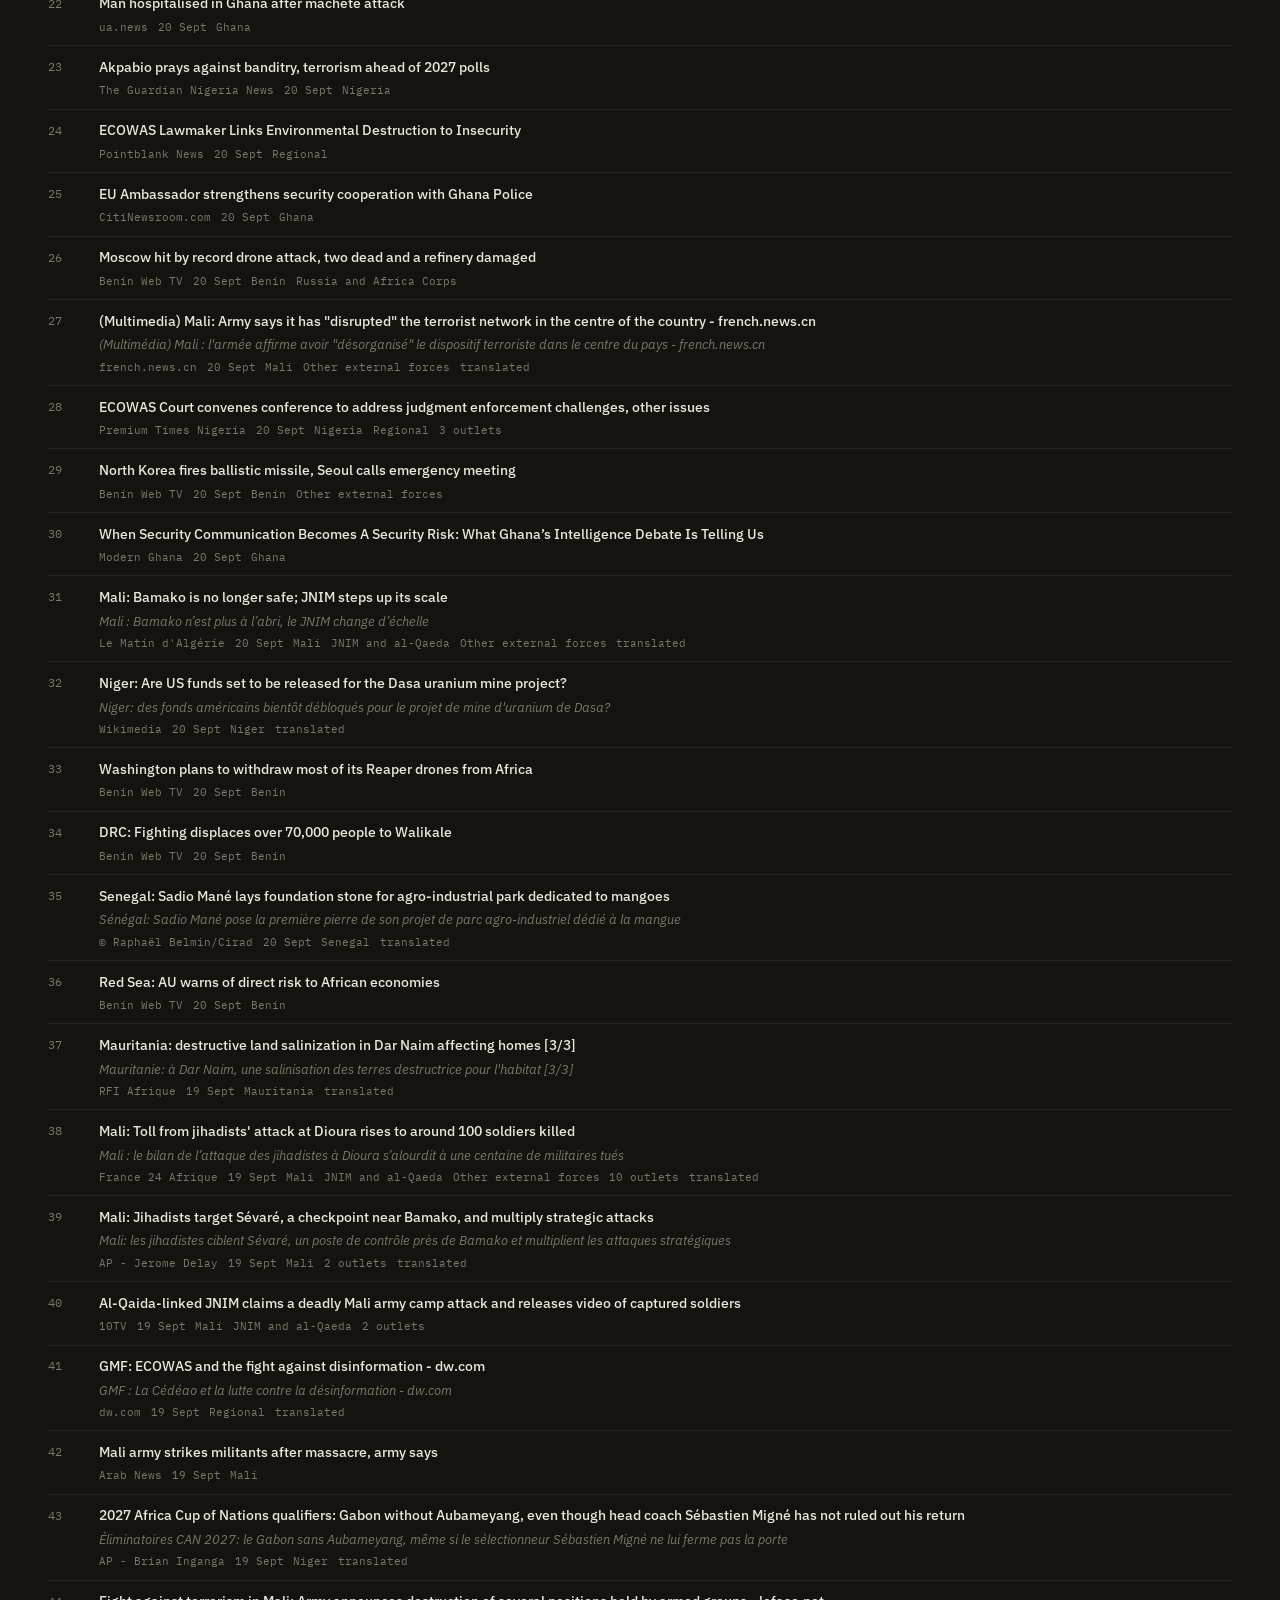
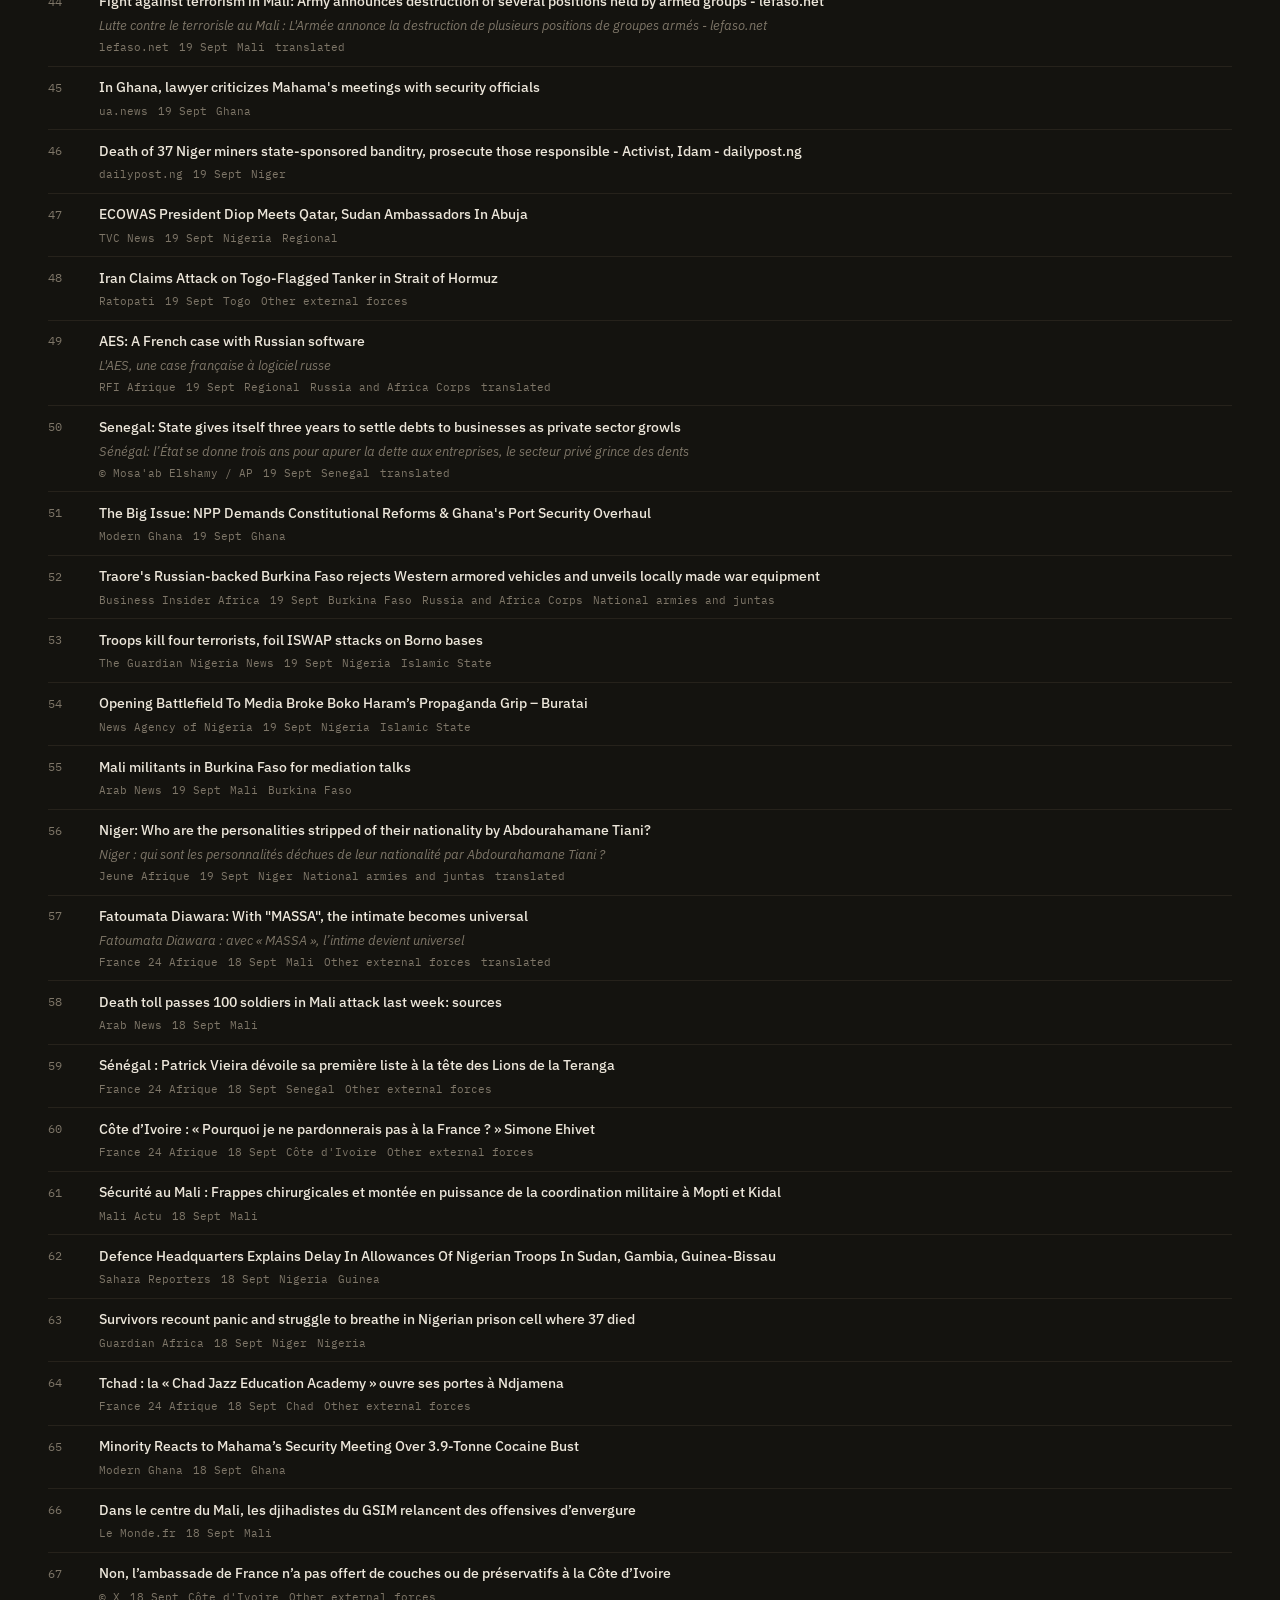
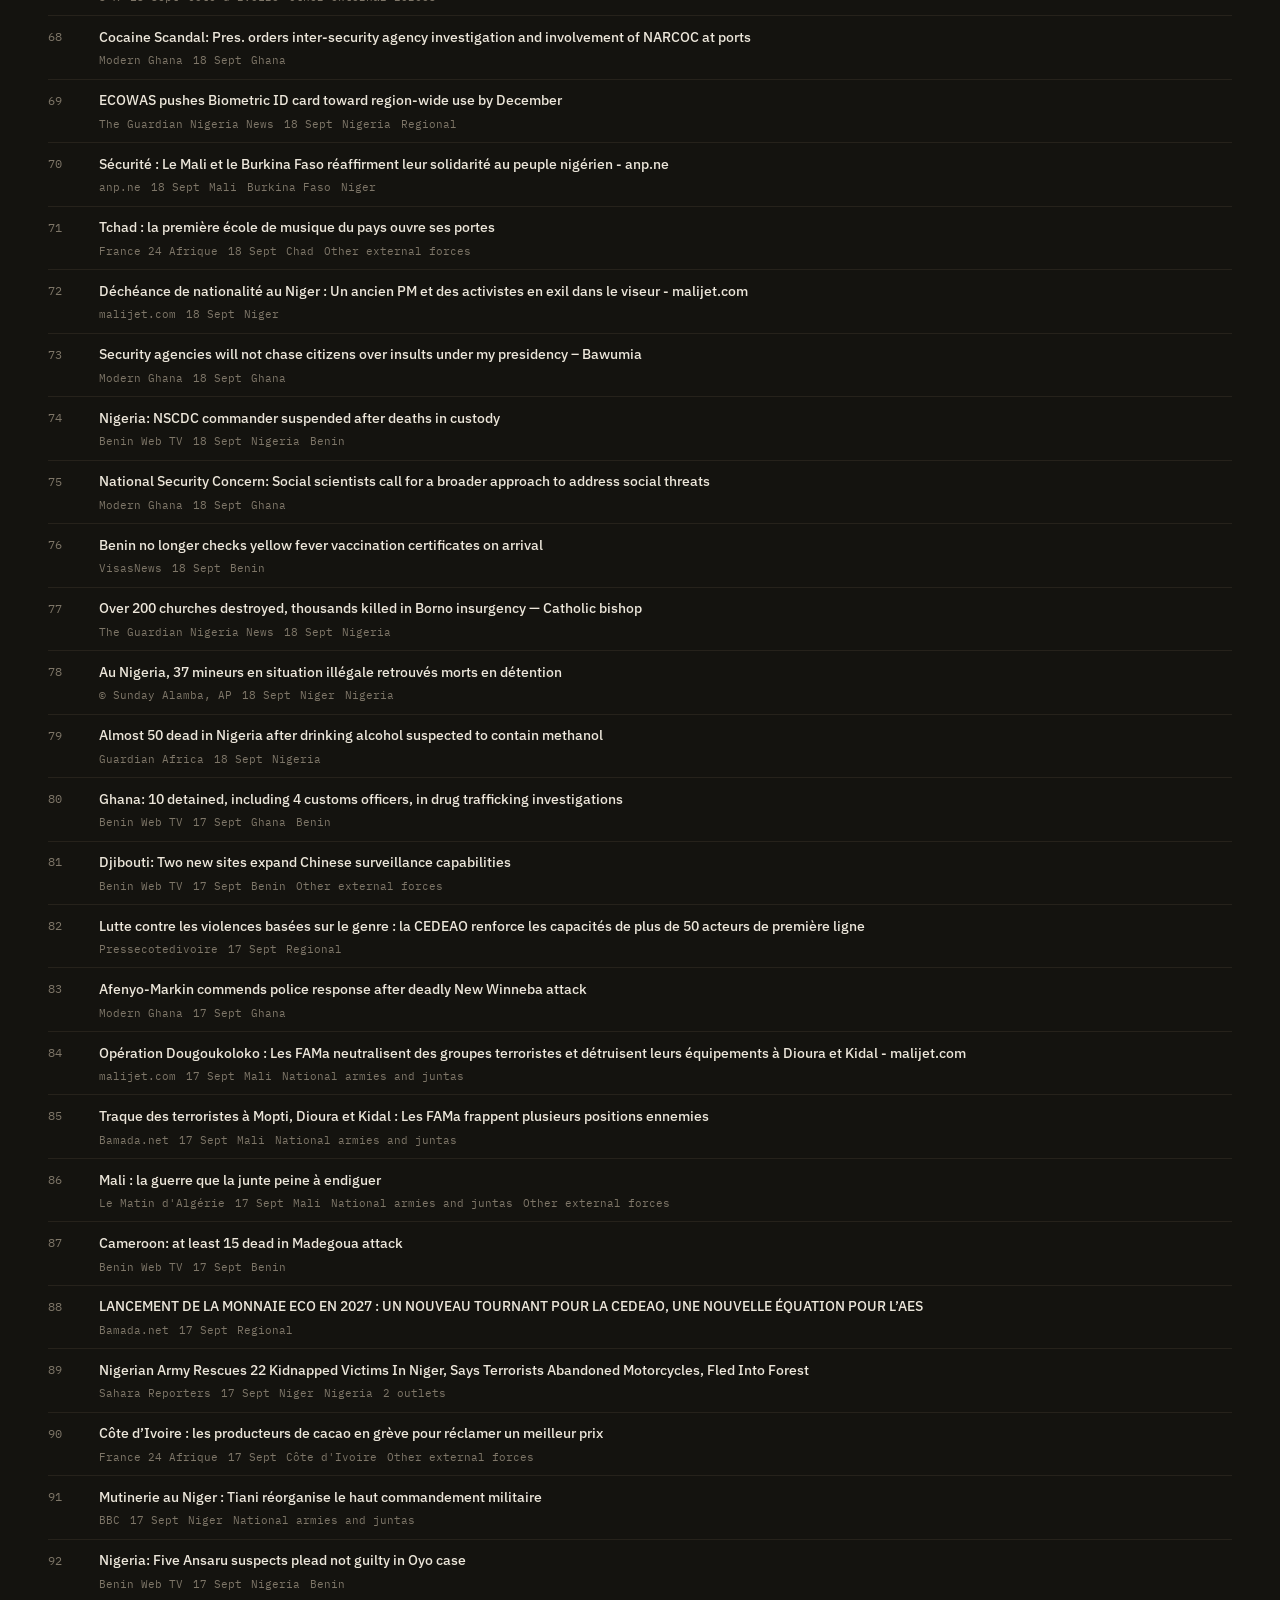
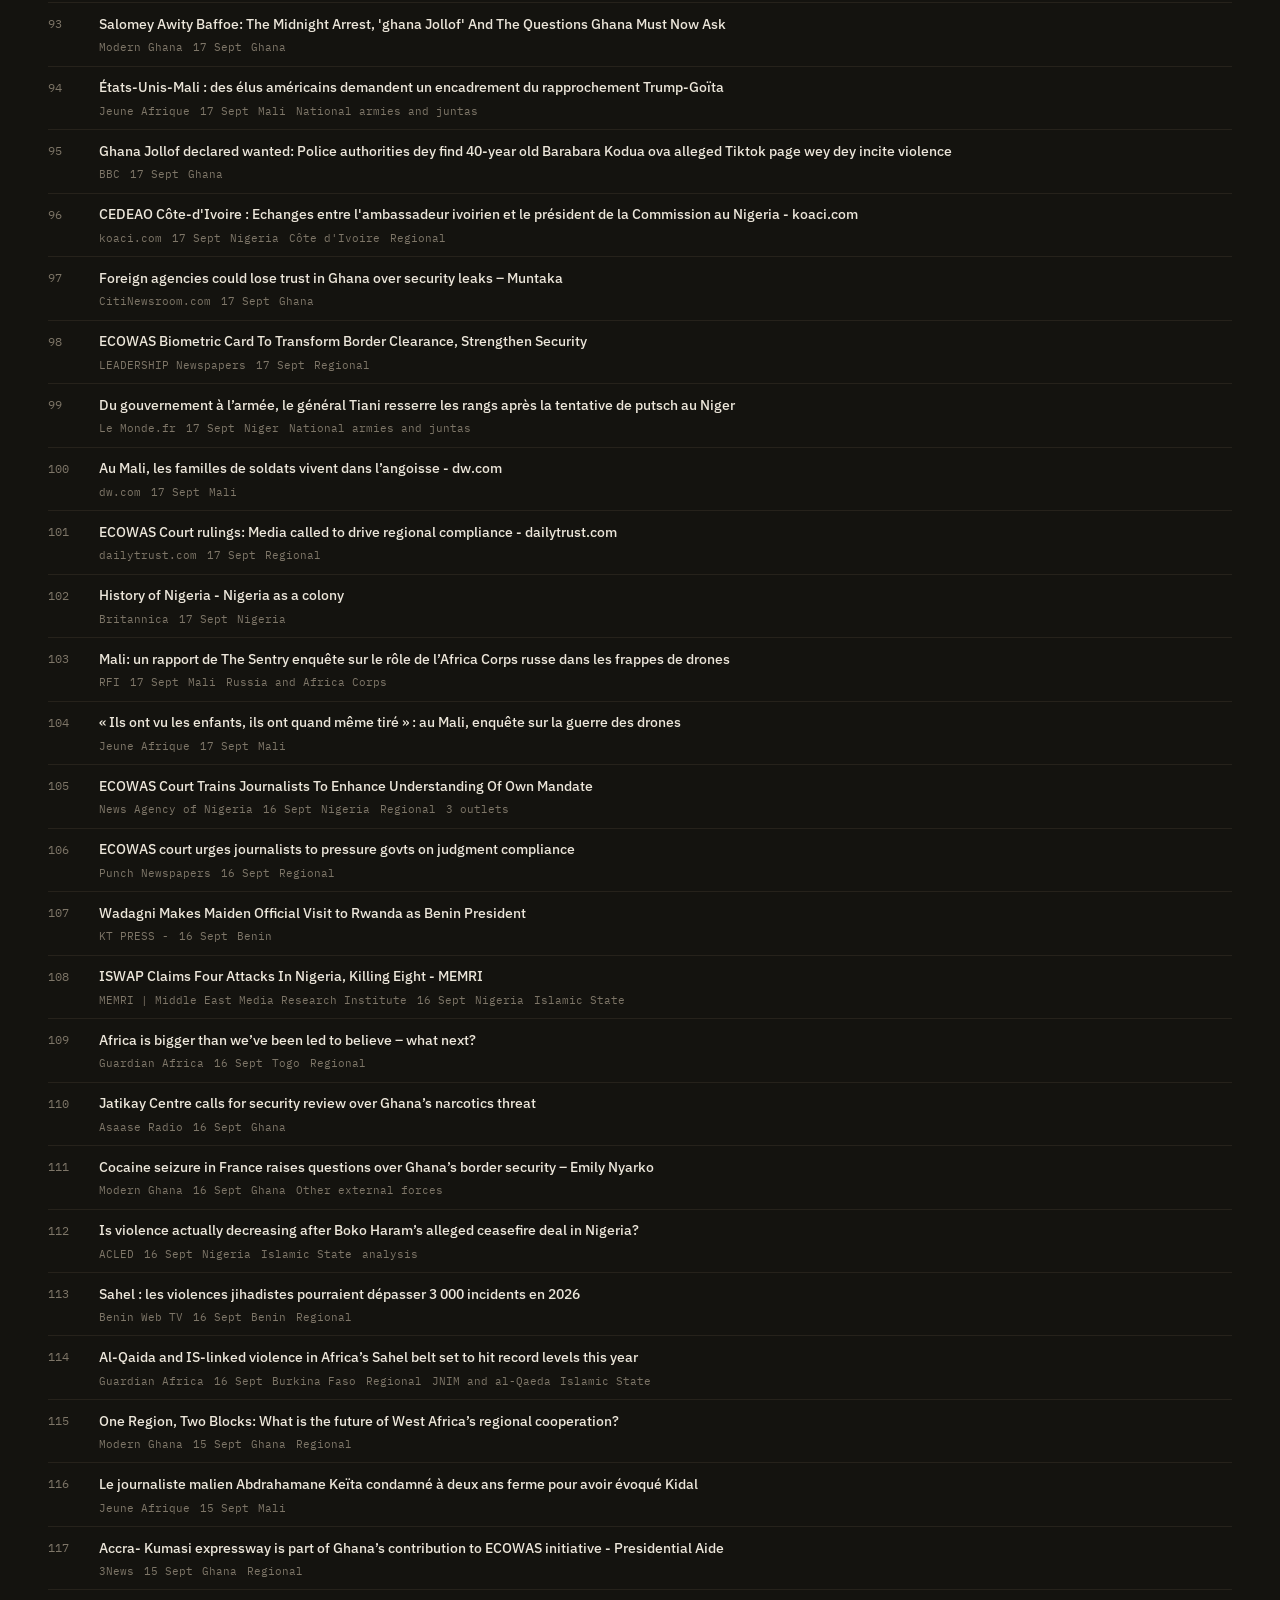
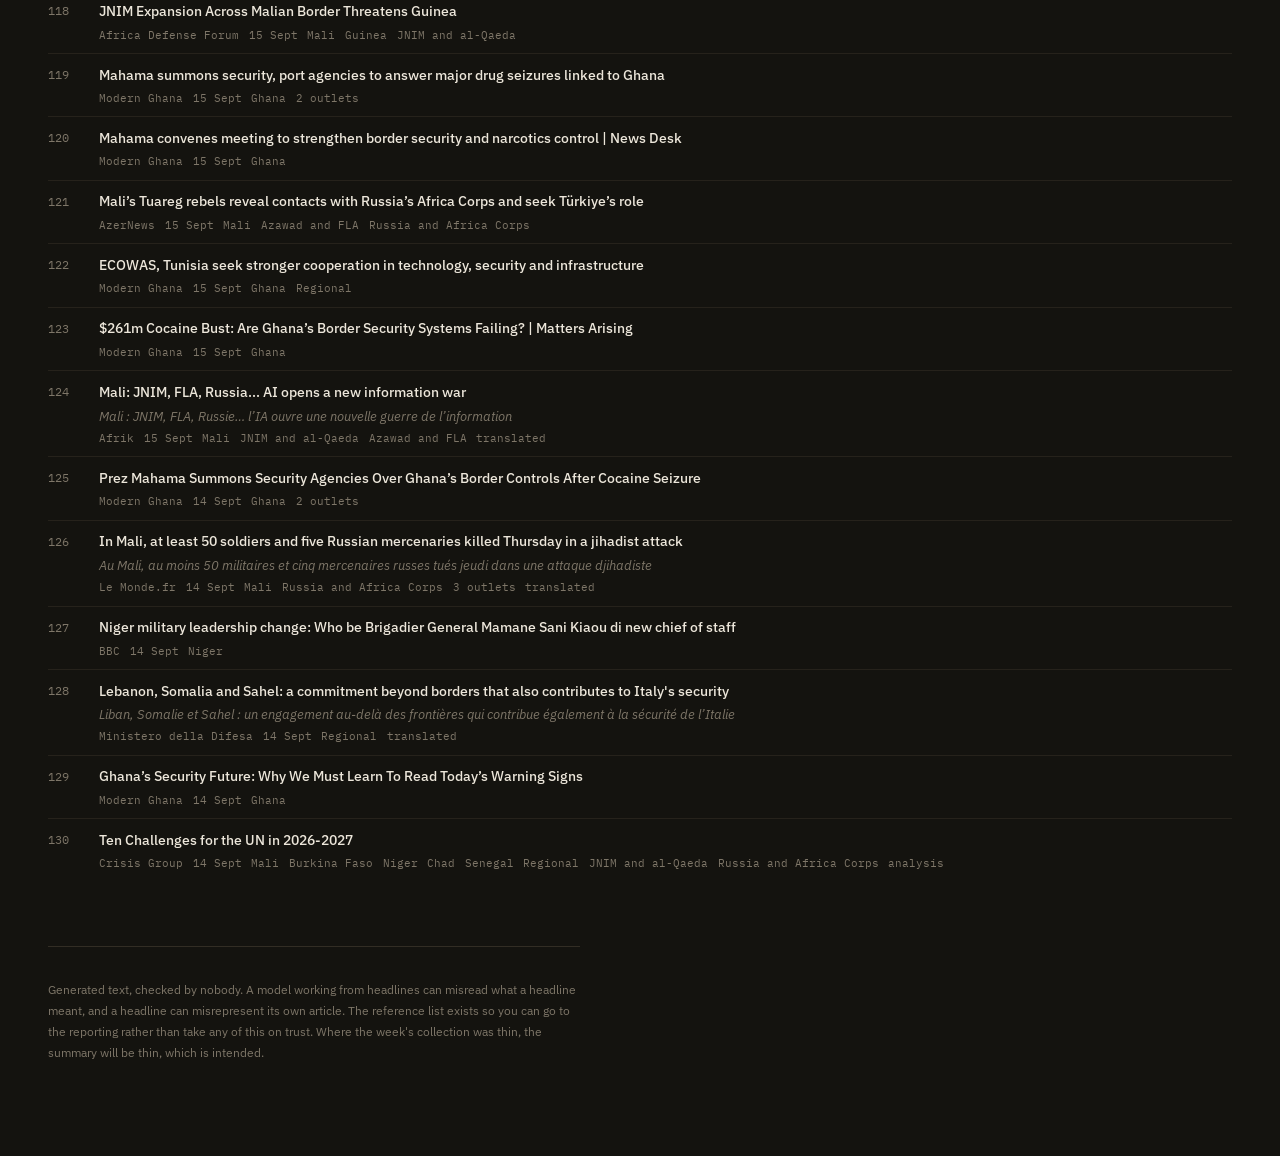
<file: brief.html>
<!DOCTYPE html>
<html lang="en-AU">
<head>
<meta charset="utf-8">
<meta name="viewport" content="width=device-width, initial-scale=1">
<title>Brief · Sahel Monitor</title>
<meta name="description" content="Weekly written brief on the Sahel, generated from the monitored feeds.">
<link rel="preconnect" href="https://fonts.googleapis.com">
<link rel="preconnect" href="https://fonts.gstatic.com" crossorigin>
<link href="https://fonts.googleapis.com/css2?family=IBM+Plex+Mono:wght@400;500&family=IBM+Plex+Sans:wght@400;500;600&display=swap" rel="stylesheet">
<link rel="stylesheet" href="styles.css">
<style>
  .provenance {
    margin-top: 1.1rem; padding-top: 0.8rem; border-top: 1px solid var(--line-soft);
    font-family: var(--mono); font-size: 0.72rem; color: var(--ink-3);
    display: flex; flex-wrap: wrap; gap: 0.3rem 1.2rem;
  }
  .ref-filter {
    display: flex; flex-wrap: wrap; gap: 0.5rem; align-items: center;
    margin-bottom: 1rem;
  }
</style>
</head>
<body>

<header class="masthead">
  <h1>The week in coverage
    <span>What was reported and how heavily, summarised from headlines.</span>
  </h1>
  <div class="status-block">
    <span class="pill" id="status-pill"><span class="lamp"></span><span id="status-text">Checking</span></span>
    <a class="linkish" href="index.html" style="font-size:0.75rem;">Back to monitor</a>
  </div>
</header>

<nav class="tabs"></nav>

<div class="alert" id="alert" role="status">
  <h2 id="alert-title"></h2>
  <p id="alert-body"></p>
</div>

<section id="brief-wrap" style="margin-top:2rem; display:none;">
  <div class="panel">
    <div class="panel-head">
      <h2 id="brief-heading">Summary</h2>
      <span class="when" id="brief-when"></span>
    </div>
    <div class="basis-flag" id="basis-flag">
      <strong>Written from headlines, not from articles.</strong>
      The model that wrote this has read each headline, the short blurb the
      feed carried, and the numbers around them: how many outlets ran each
      story, what is new, and how each country compares with its own recent
      volume. It has not opened a single article. So this describes the
      coverage rather than the events, and it cannot tell you why something
      happened or what it means. Use it to decide what to open.
    </div>
    <div class="prose" id="brief-body"></div>
    <div class="provenance">
      <span id="prov-model"></span>
      <span id="prov-items"></span>
      <span id="prov-window"></span>
      <span id="prov-basis"></span>
    </div>
  </div>

  <div class="context-panel" id="context-panel" style="display:none;">
    <h3>Wider context</h3>
    <p class="origin">Drawn from outside the monitored feeds. Nothing here was
      collected by this system, so treat it separately from the summary above and
      follow the links before relying on any of it.</p>
    <div class="prose" id="context-body"></div>
    <ul class="source-list" id="context-sources"></ul>
  </div>
</section>

<div class="empty" id="no-brief" style="margin-top:2rem; display:none;">
  No summary yet. It is written by <code>scripts/enrich.py</code> at the end of a
  collection run, and only if an <code>OPENROUTER_API_KEY</code> secret is set on
  the repository. If the feeds updated but this did not, open the most recent run
  in the Actions tab and read the "Translate and summarise" step, which says
  exactly what went wrong.
</div>

<section class="refs" id="refs-wrap" style="display:none;">
  <h2>References</h2>
  <p class="col-note">Every item the model was given, numbered as it received
    them, so a citation like [7] above points at item 7 here. If a claim is not
    traceable to something in this list, it did not come from the feeds.</p>
  <div class="ref-filter">
    <input type="search" id="ref-q" placeholder="Filter references" aria-label="Filter references">
    <select id="ref-country" aria-label="Filter references by country">
      <option value="">Any country</option>
    </select>
    <span class="tally" id="ref-tally"></span>
  </div>
  <ol class="ref-list" id="ref-list"></ol>
</section>

<footer>
  <p>Generated text, checked by nobody. A model working from headlines can
  misread what a headline meant, and a headline can misrepresent its own
  article. The reference list exists so you can go to the reporting rather
  than take any of this on trust. Where the week's collection was thin, the
  summary will be thin, which is intended.</p>
</footer>

<script src="shared.js"></script>
<script>
(function () {
  "use strict";
  var S = window.SM;
  var refs = [];

  function renderRefs(filterText, filterCountry) {
    var list = document.getElementById("ref-list");
    list.textContent = "";
    var shown = 0;

    refs.forEach(function (ref, index) {
      if (filterCountry && (ref.countries || []).indexOf(filterCountry) === -1) return;
      if (filterText) {
        var blob = ((ref.title || "") + " " + (ref.publisher || "")).toLowerCase();
        if (blob.indexOf(filterText) === -1) return;
      }
      shown++;

      var li = S.el("li", "ref-item");
      li.appendChild(S.el("div", "ref-num", String(index + 1)));

      var body = S.el("div", "ref-body");
      var href = S.safeUrl(ref.link);
      var head = S.el(href ? "a" : "span", null, ref.title || "Untitled");
      if (href) { head.href = href; head.target = "_blank"; head.rel = "noopener noreferrer"; }
      body.appendChild(head);

      if (ref.original_title) {
        var orig = S.el("div", "ref-original", ref.original_title);
        body.appendChild(orig);
      }

      var meta = S.el("div", "ref-meta");
      if (ref.publisher) meta.appendChild(S.el("span", null, ref.publisher));
      meta.appendChild(S.el("span", null, S.relativeDate(ref.date)));
      (ref.countries || []).forEach(function (c) { meta.appendChild(S.el("span", null, c)); });
      (ref.actors || []).slice(0, 2).forEach(function (a) {
        meta.appendChild(S.el("span", null, a));
      });
      if (Number(ref.corroboration) >= 2) {
        meta.appendChild(S.el("span", null, ref.corroboration + " outlets"));
      }
      if (ref.stream && ref.stream !== "news") {
        meta.appendChild(S.el("span", null, ref.stream));
      }
      if (ref.original_title) meta.appendChild(S.el("span", null, "translated"));
      body.appendChild(meta);
      li.appendChild(body);
      list.appendChild(li);
    });

    document.getElementById("ref-tally").textContent =
      shown === refs.length ? refs.length + " items" : shown + " of " + refs.length;
  }

  function buildRefCountries() {
    var seen = {};
    refs.forEach(function (r) {
      (r.countries || []).forEach(function (c) { seen[c] = true; });
    });
    var select = document.getElementById("ref-country");
    Object.keys(seen).sort().forEach(function (c) {
      var o = S.el("option", null, c);
      o.value = c;
      select.appendChild(o);
    });
  }

  S.buildNav("brief.html");

  S.loadAll().then(function (data) {
    // The stale warning matters more here than anywhere else. A thin monitor
    // page looks thin. A stale summary reads as current no matter how old it is.
    S.assessFreshness(data.meta, {
      severeMessage:
        "The feeds behind this summary have not updated in some time, so the text " +
        "below describes an earlier period and says nothing about what has happened " +
        "since. Do not read it as a picture of this week."
    });

    var brief = data.brief;
    if (!brief || !brief.from_feeds) {
      document.getElementById("no-brief").style.display = "block";
      return;
    }

    document.getElementById("brief-wrap").style.display = "block";
    S.paragraphs(document.getElementById("brief-body"), brief.from_feeds);

    var when = new Date(brief.generated);
    if (!isNaN(when.getTime())) {
      document.getElementById("brief-when").textContent =
        when.toLocaleDateString("en-AU", { day: "numeric", month: "long", year: "numeric" });
    }

    document.getElementById("prov-model").textContent =
      "model  " + (brief.model || "unknown");
    document.getElementById("prov-items").textContent =
      (brief.items_used || (brief.references || []).length || 0) + " items given";
    document.getElementById("prov-window").textContent =
      "covering " + (brief.window_days || 7) + " days";
    document.getElementById("prov-basis").textContent =
      "basis  " + (brief.basis || "headlines");

    if (brief.context) {
      S.paragraphs(document.getElementById("context-body"), brief.context);
      var srcList = document.getElementById("context-sources");
      (brief.context_sources || []).forEach(function (s) {
        var href = S.safeUrl(s.url);
        if (!href) return;
        var li = S.el("li");
        var a = S.el("a", null, s.title || href);
        a.href = href; a.target = "_blank"; a.rel = "noopener noreferrer";
        li.appendChild(a);
        srcList.appendChild(li);
      });
      document.getElementById("context-panel").style.display = "block";
    }

    refs = brief.references || [];
    if (refs.length) {
      document.getElementById("refs-wrap").style.display = "block";
      buildRefCountries();
      renderRefs("", "");

      var search = document.getElementById("ref-q"), timer;
      search.addEventListener("input", function () {
        clearTimeout(timer);
        timer = setTimeout(function () {
          renderRefs(search.value.trim().toLowerCase(),
                     document.getElementById("ref-country").value);
        }, 150);
      });
      document.getElementById("ref-country").addEventListener("change", function () {
        renderRefs(search.value.trim().toLowerCase(), this.value);
      });
    }
  });
})();
</script>
</body>
</html>
</file>
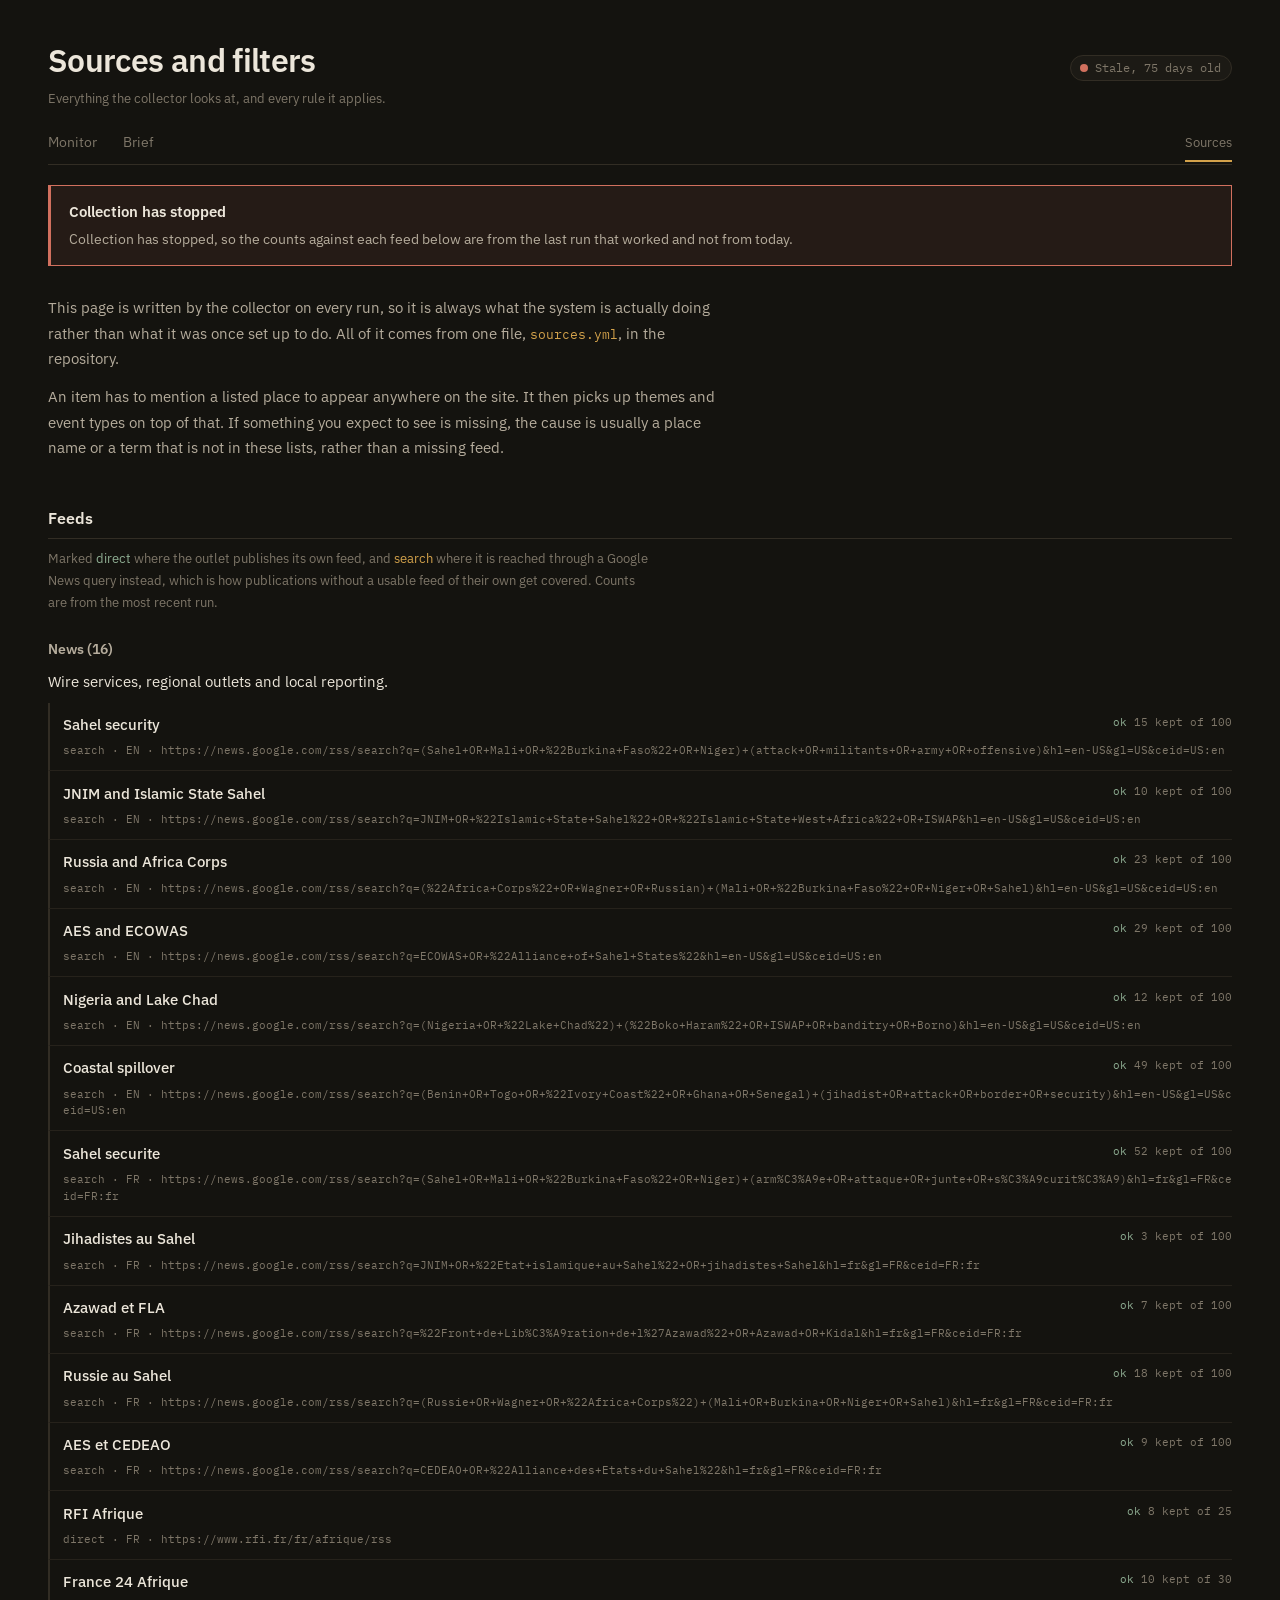
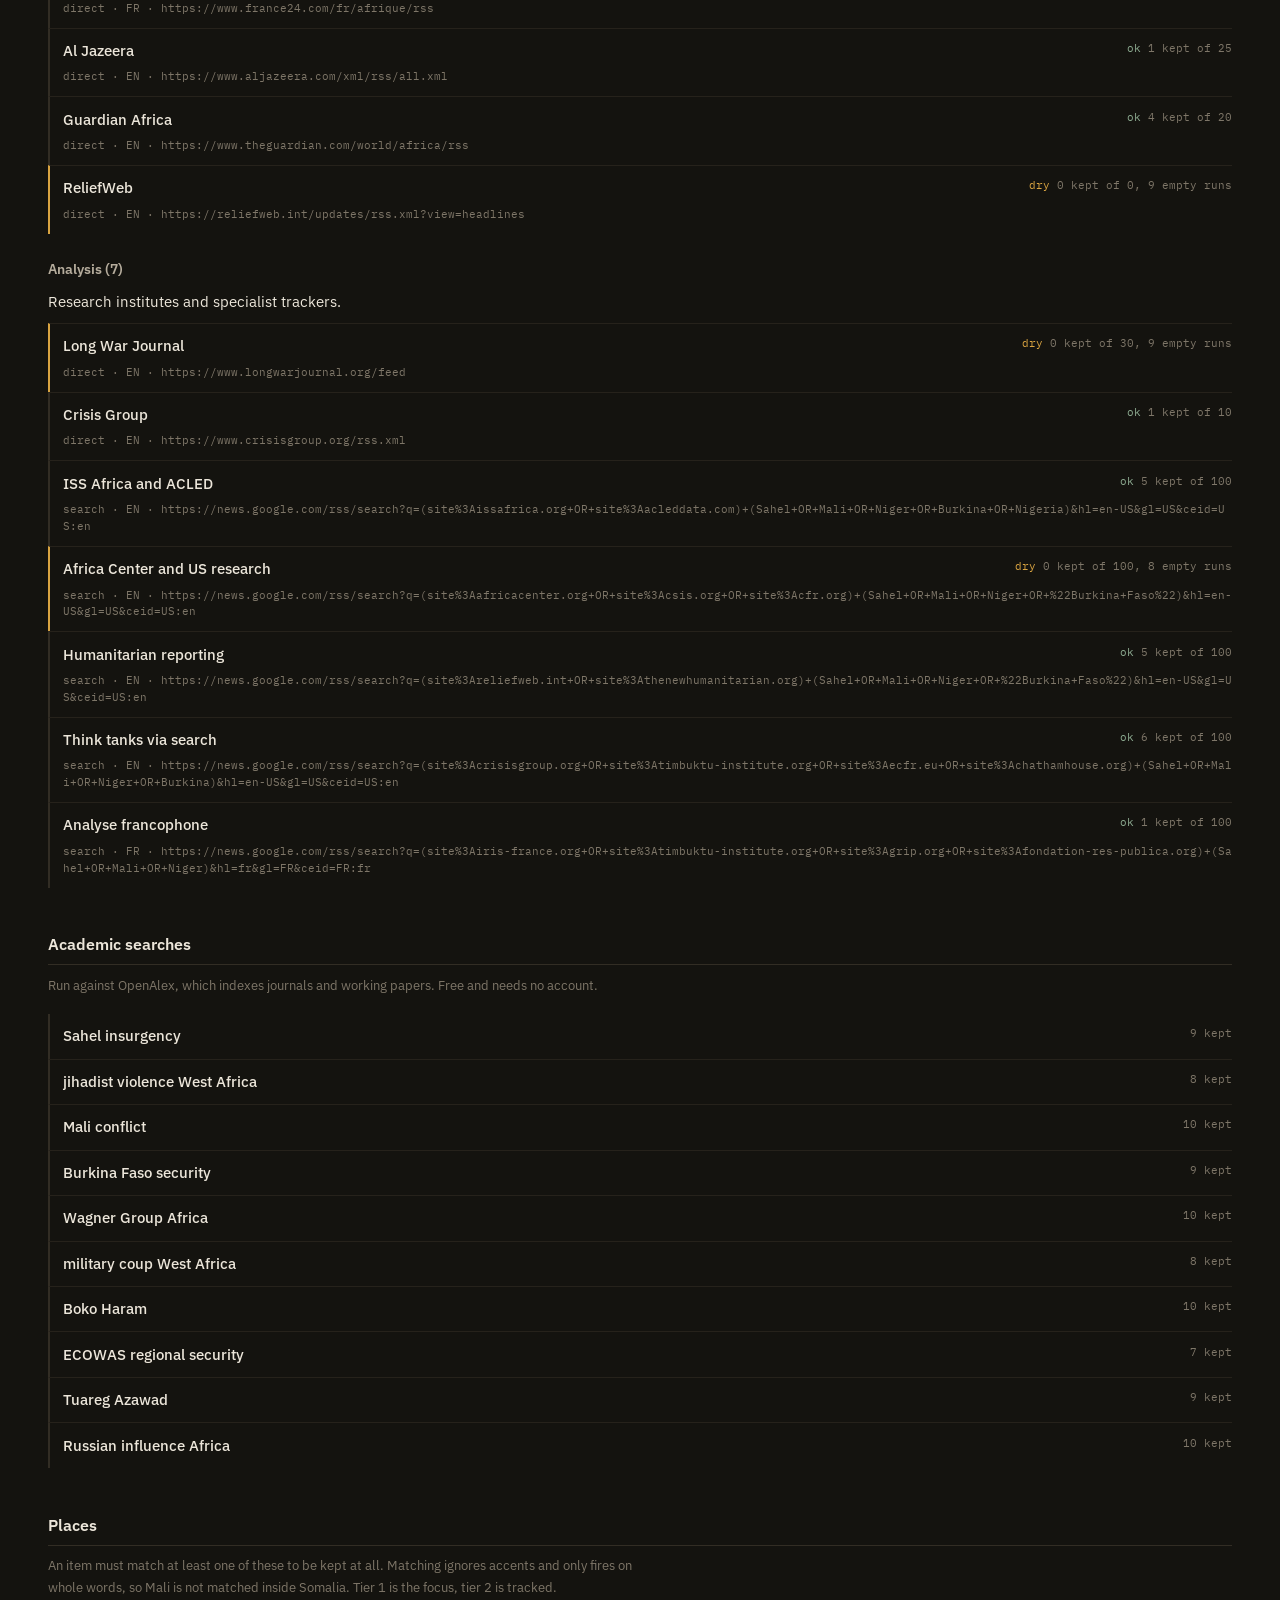
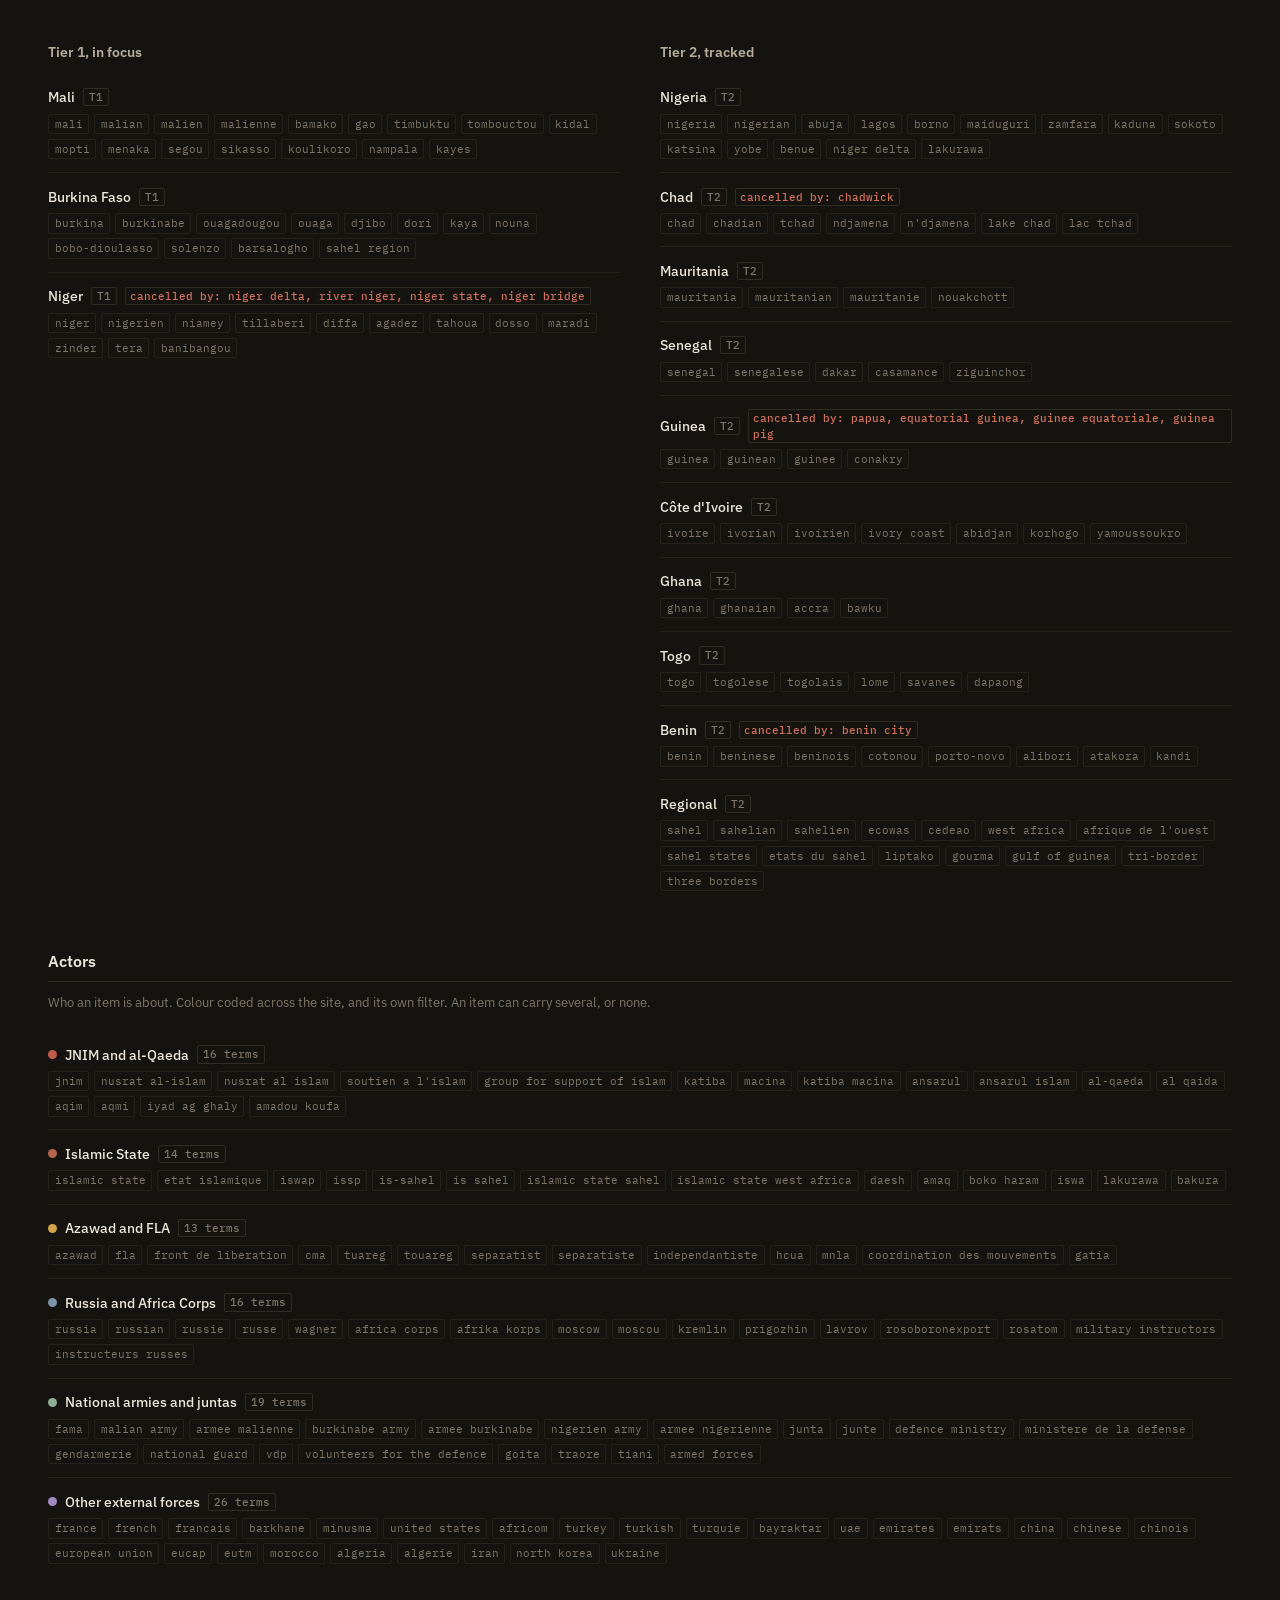
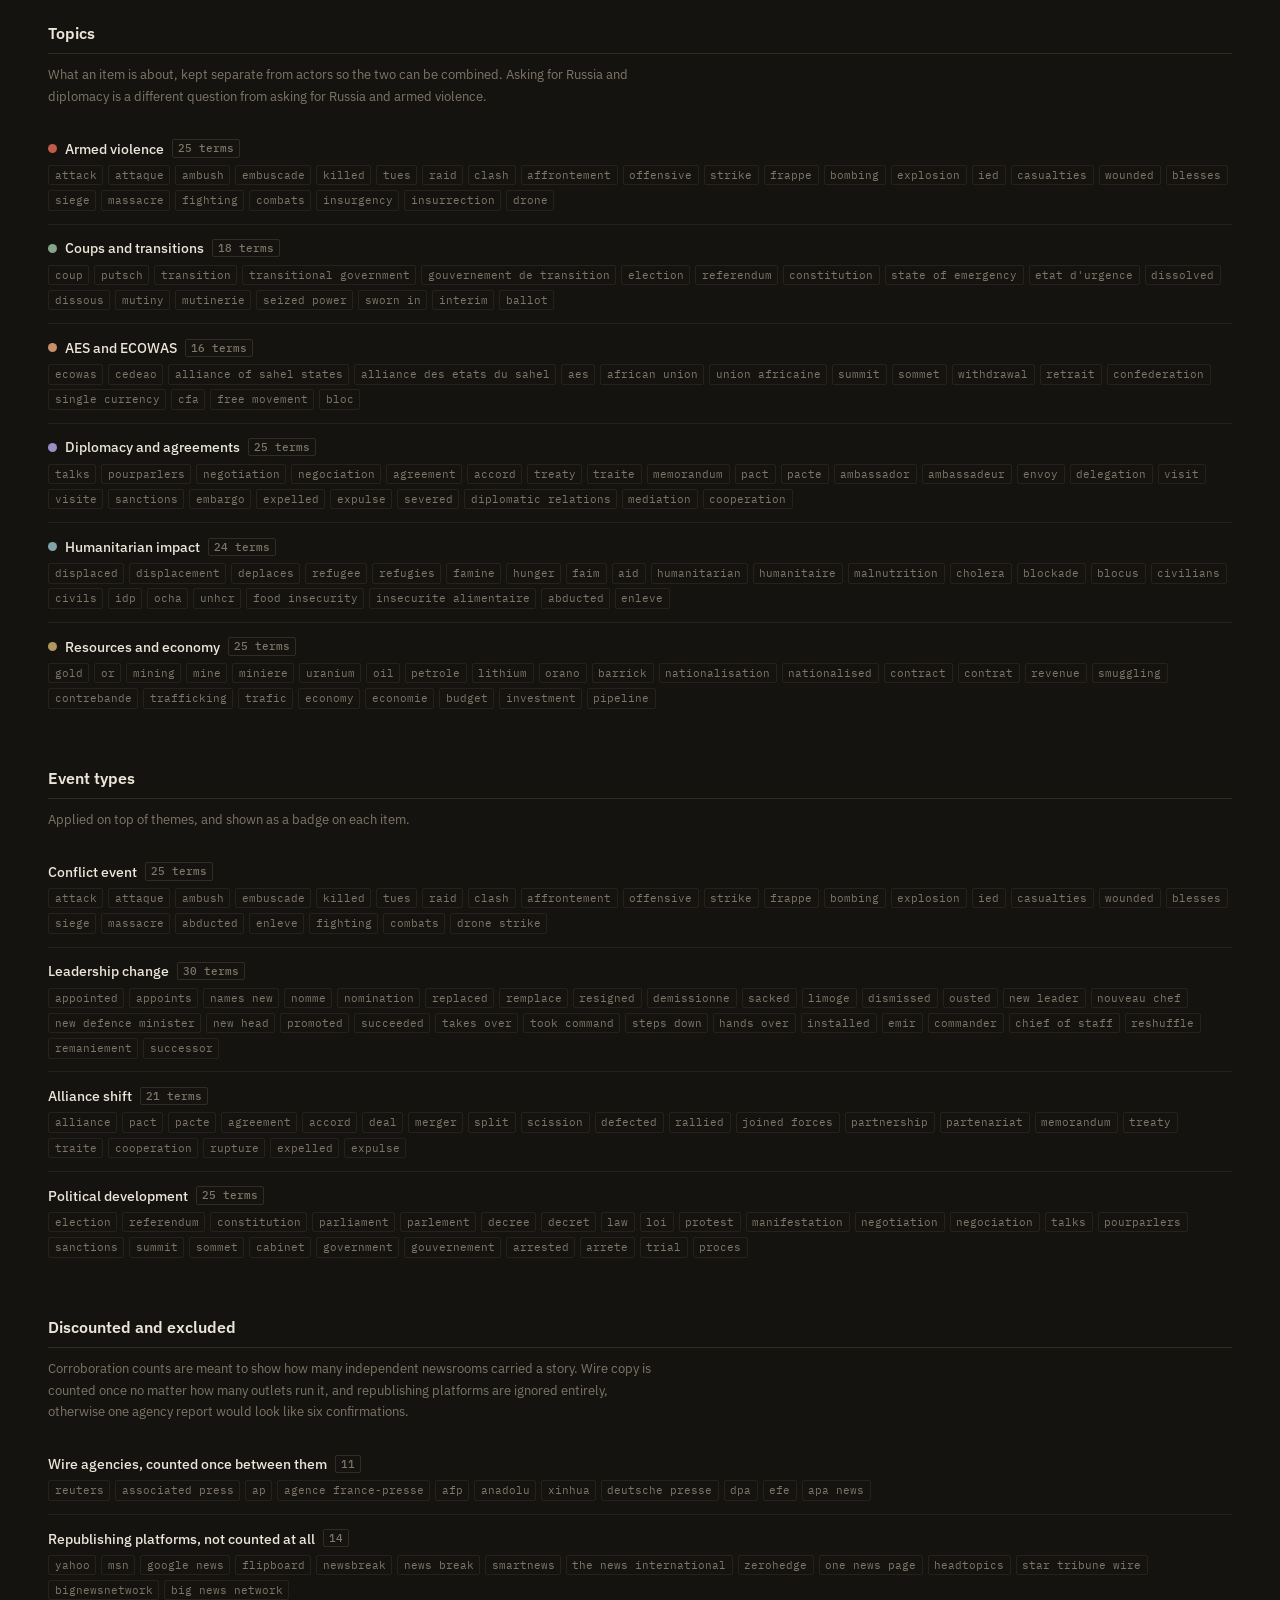
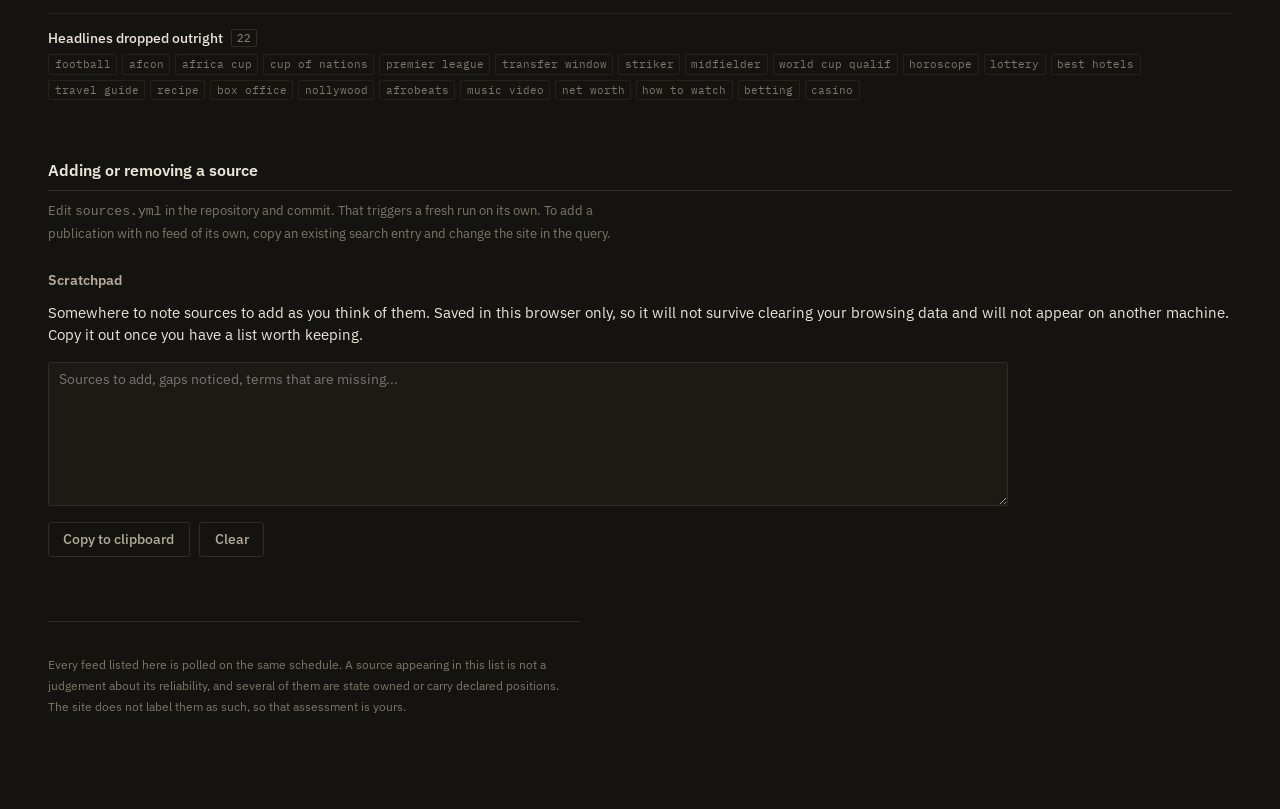
<file: sources.html>
<!DOCTYPE html>
<html lang="en-AU">
<head>
<meta charset="utf-8">
<meta name="viewport" content="width=device-width, initial-scale=1">
<title>Sources · Sahel Monitor</title>
<meta name="description" content="What this monitor collects from, and how it filters.">
<link rel="preconnect" href="https://fonts.googleapis.com">
<link rel="preconnect" href="https://fonts.gstatic.com" crossorigin>
<link href="https://fonts.googleapis.com/css2?family=IBM+Plex+Mono:wght@400;500&family=IBM+Plex+Sans:wght@400;500;600&display=swap" rel="stylesheet">
<link rel="stylesheet" href="styles.css">
</head>
<body>

<header class="masthead">
  <h1>Sources and filters
    <span>Everything the collector looks at, and every rule it applies.</span>
  </h1>
  <div class="status-block">
    <span class="pill" id="status-pill"><span class="lamp"></span><span id="status-text">Checking</span></span>
  </div>
</header>

<nav class="tabs"></nav>

<div class="alert" id="alert" role="status">
  <h2 id="alert-title"></h2>
  <p id="alert-body"></p>
</div>

<div class="sources-intro">
  <p>This page is written by the collector on every run, so it is always what
  the system is actually doing rather than what it was once set up to do. All
  of it comes from one file, <code>sources.yml</code>, in the repository.</p>
  <p>An item has to mention a listed place to appear anywhere on the site. It
  then picks up themes and event types on top of that. If something you expect
  to see is missing, the cause is usually a place name or a term that is not in
  these lists, rather than a missing feed.</p>
</div>

<div class="empty" id="no-data" style="margin-top:2rem; display:none;">
  Waiting on <code>sources.json</code>. It appears after the next collection run.
</div>

<main id="content" style="display:none;">

  <section class="block" id="block-feeds">
    <h2>Feeds</h2>
    <p class="block-note">Marked <span style="color:var(--green)">direct</span>
      where the outlet publishes its own feed, and <span style="color:var(--brass)">search</span>
      where it is reached through a Google News query instead, which is how
      publications without a usable feed of their own get covered. Counts are
      from the most recent run.</p>
    <div id="feeds"></div>
  </section>

  <section class="block">
    <h2>Academic searches</h2>
    <p class="block-note">Run against OpenAlex, which indexes journals and
      working papers. Free and needs no account.</p>
    <div id="research"></div>
  </section>

  <section class="block">
    <h2>Places</h2>
    <p class="block-note">An item must match at least one of these to be kept
      at all. Matching ignores accents and only fires on whole words, so Mali
      is not matched inside Somalia. Tier 1 is the focus, tier 2 is tracked.</p>
    <div class="two-up" id="countries"></div>
  </section>

  <section class="block">
    <h2>Actors</h2>
    <p class="block-note">Who an item is about. Colour coded across the site,
      and its own filter. An item can carry several, or none.</p>
    <div id="actors"></div>
  </section>

  <section class="block">
    <h2>Topics</h2>
    <p class="block-note">What an item is about, kept separate from actors so
      the two can be combined. Asking for Russia and diplomacy is a different
      question from asking for Russia and armed violence.</p>
    <div id="topics"></div>
  </section>

  <section class="block">
    <h2>Event types</h2>
    <p class="block-note">Applied on top of themes, and shown as a badge on
      each item.</p>
    <div id="events"></div>
  </section>

  <section class="block">
    <h2>Discounted and excluded</h2>
    <p class="block-note">Corroboration counts are meant to show how many
      independent newsrooms carried a story. Wire copy is counted once no
      matter how many outlets run it, and republishing platforms are ignored
      entirely, otherwise one agency report would look like six confirmations.</p>
    <div id="discounts"></div>
  </section>

  <section class="block">
    <h2>Adding or removing a source</h2>
    <p class="block-note">Edit <code>sources.yml</code> in the repository and
      commit. That triggers a fresh run on its own. To add a publication with
      no feed of its own, copy an existing search entry and change the site in
      the query.</p>
    <div class="notepad">
      <h3>Scratchpad</h3>
      <p class="block-note" style="margin-top:0;">Somewhere to note sources to
        add as you think of them. Saved in this browser only, so it will not
        survive clearing your browsing data and will not appear on another
        machine. Copy it out once you have a list worth keeping.</p>
      <textarea id="notes" placeholder="Sources to add, gaps noticed, terms that are missing..."
                aria-label="Notes on sources to add"></textarea>
      <div class="row">
        <button class="btn quiet" id="copy-notes">Copy to clipboard</button>
        <button class="btn quiet" id="clear-notes">Clear</button>
        <span class="saved" id="saved-note"></span>
      </div>
    </div>
  </section>

</main>

<footer>
  <p>Every feed listed here is polled on the same schedule. A source appearing
  in this list is not a judgement about its reliability, and several of them
  are state owned or carry declared positions. The site does not label them as
  such, so that assessment is yours.</p>
</footer>

<script src="shared.js"></script>
<script>
(function () {
  "use strict";
  var S = window.SM;

  function termList(terms, limit) {
    var wrap = S.el("div", "tagline");
    (terms || []).slice(0, limit || 999).forEach(function (t) {
      wrap.appendChild(S.el("span", "term", t));
    });
    if (terms && limit && terms.length > limit) {
      wrap.appendChild(S.el("span", "term", "+" + (terms.length - limit) + " more"));
    }
    return wrap;
  }

  function feedRow(feed) {
    var status = feed.ok === false ? "fail" : (feed.kept ? "ok" : "dry");
    var row = S.el("div", "feed-row is-" + status);

    var name = S.el("div", "feed-name", feed.name);
    row.appendChild(name);

    var stat = S.el("div", "feed-stat");
    stat.appendChild(S.el("span", status, status));
    var detail = feed.ok === false
      ? "  " + (feed.error || "no response")
      : "  " + feed.kept + " kept of " + feed.fetched +
        (feed.dry_runs > 1 ? ",  " + feed.dry_runs + " empty runs" : "");
    stat.appendChild(document.createTextNode(detail));
    row.appendChild(stat);

    var urlLine = S.el("div", "feed-url");
    urlLine.appendChild(document.createTextNode(
      feed.kind + "  ·  " + String(feed.lang).toUpperCase() + "  ·  "));
    var href = S.safeUrl(feed.url);
    if (href) {
      var a = S.el("a", null, feed.url);
      a.href = href; a.target = "_blank"; a.rel = "noopener noreferrer";
      urlLine.appendChild(a);
    } else {
      urlLine.appendChild(document.createTextNode(feed.url));
    }
    row.appendChild(urlLine);
    return row;
  }

  function renderFeeds(data) {
    var host = document.getElementById("feeds");
    data.streams.forEach(function (stream) {
      host.appendChild(S.el("h3", null,
        stream.label + "  (" + stream.sources.length + ")"));
      var note = S.el("p", "block-note", stream.note);
      note.style.margin = "0 0 0.6rem";
      host.appendChild(note);
      stream.sources.forEach(function (f) { host.appendChild(feedRow(f)); });
    });
  }

  function renderResearch(data) {
    var host = document.getElementById("research");
    (data.research_queries || []).forEach(function (q) {
      var row = S.el("div", "feed-row is-" + (q.ok === false ? "fail" : q.kept ? "ok" : "dry"));
      row.appendChild(S.el("div", "feed-name", q.query));
      var stat = S.el("div", "feed-stat");
      stat.appendChild(document.createTextNode(
        q.ok === false ? "no response" : q.kept + " kept"));
      row.appendChild(stat);
      host.appendChild(row);
    });
  }

  function renderCountries(data) {
    var host = document.getElementById("countries");
    [1, 2].forEach(function (tier) {
      var group = data.countries.filter(function (c) { return c.tier === tier; });
      if (!group.length) return;
      var col = S.el("div");
      col.appendChild(S.el("h3", null,
        tier === 1 ? "Tier 1, in focus" : "Tier 2, tracked"));
      group.forEach(function (c) {
        var row = S.el("div", "def-row");
        var head = S.el("div", "def-head");
        head.appendChild(S.el("span", null, c.name));
        head.appendChild(S.el("span", "tier", "T" + c.tier));
        var traps = (data.country_traps || {})[c.name];
        if (traps && traps.length) {
          var t = S.el("span", "tier", "cancelled by: " + traps.join(", "));
          t.style.color = "var(--red)";
          head.appendChild(t);
        }
        row.appendChild(head);
        row.appendChild(termList(c.terms));
        col.appendChild(row);
      });
      host.appendChild(col);
    });
  }

  function renderTaxonomy(hostId, rows) {
    var host = document.getElementById(hostId);
    (rows || []).forEach(function (t) {
      var row = S.el("div", "def-row");
      var head = S.el("div", "def-head");
      var dot = S.el("span", "swatch");
      dot.style.background = t.colour || "#777";
      head.appendChild(dot);
      head.appendChild(S.el("span", null, t.name));
      head.appendChild(S.el("span", "tier", (t.terms || []).length + " terms"));
      row.appendChild(head);
      row.appendChild(termList(t.terms));
      host.appendChild(row);
    });
  }

  function renderEvents(data) {
    var host = document.getElementById("events");
    (data.events || []).forEach(function (e) {
      var row = S.el("div", "def-row");
      var head = S.el("div", "def-head");
      head.appendChild(S.el("span", null, e.name));
      head.appendChild(S.el("span", "tier", (e.terms || []).length + " terms"));
      row.appendChild(head);
      row.appendChild(termList(e.terms));
      host.appendChild(row);
    });
  }

  function renderDiscounts(data) {
    var host = document.getElementById("discounts");
    [["Wire agencies, counted once between them", data.agencies],
     ["Republishing platforms, not counted at all", data.aggregators],
     ["Headlines dropped outright", data.exclude]].forEach(function (pair) {
      var row = S.el("div", "def-row");
      var head = S.el("div", "def-head");
      head.appendChild(S.el("span", null, pair[0]));
      head.appendChild(S.el("span", "tier", (pair[1] || []).length));
      row.appendChild(head);
      row.appendChild(termList(pair[1]));
      host.appendChild(row);
    });
  }

  // ---------- scratchpad ----------

  var NOTE_KEY = "sahel_monitor_source_notes";

  function wireNotes() {
    var box = document.getElementById("notes");
    var saved = document.getElementById("saved-note");
    try { box.value = localStorage.getItem(NOTE_KEY) || ""; } catch (e) {}

    var timer;
    box.addEventListener("input", function () {
      clearTimeout(timer);
      timer = setTimeout(function () {
        try {
          localStorage.setItem(NOTE_KEY, box.value);
          saved.textContent = "saved " + new Date().toLocaleTimeString("en-AU",
            { hour: "2-digit", minute: "2-digit" });
        } catch (e) {
          saved.textContent = "this browser would not save the note";
        }
      }, 400);
    });

    document.getElementById("copy-notes").addEventListener("click", function () {
      var done = function () { saved.textContent = "copied"; };
      if (navigator.clipboard && navigator.clipboard.writeText) {
        navigator.clipboard.writeText(box.value).then(done, function () {
          box.select(); saved.textContent = "select and copy manually";
        });
      } else {
        box.select(); saved.textContent = "select and copy manually";
      }
    });

    document.getElementById("clear-notes").addEventListener("click", function () {
      if (!box.value || window.confirm("Clear the scratchpad?")) {
        box.value = "";
        try { localStorage.removeItem(NOTE_KEY); } catch (e) {}
        saved.textContent = "cleared";
      }
    });
  }

  // ---------- go ----------

  S.buildNav("sources.html");
  wireNotes();

  // Freshness comes from the stream files, same as everywhere else.
  S.loadAll().then(function (data) {
    S.assessFreshness(data.meta, {
      severeMessage:
        "Collection has stopped, so the counts against each feed below are from " +
        "the last run that worked and not from today."
    });
  });

  fetch("sources.json?t=" + Date.now())
    .then(function (r) { return r.ok ? r.json() : null; })
    .catch(function () { return null; })
    .then(function (data) {
      if (!data) {
        document.getElementById("no-data").style.display = "block";
        return;
      }
      document.getElementById("content").style.display = "block";
      renderFeeds(data);
      renderResearch(data);
      renderCountries(data);
      renderTaxonomy("actors", data.actors);
      renderTaxonomy("topics", data.topics);
      renderEvents(data);
      renderDiscounts(data);
    });
})();
</script>
</body>
</html>
</file>
<file: styles.css>
/* =========================================================================
   Sahel Monitor - shared styles for index.html, brief.html and ask.html
   Change a colour or a font here and all three pages follow.
   ========================================================================= */

:root {
  --bg:        #14130f;
  --panel:     #1c1a15;
  --panel-2:   #232019;
  --line:      #322d24;
  --line-soft: #26221b;
  --ink:       #ece6da;
  --ink-2:     #b5ac9c;
  --ink-3:     #7e7668;
  --brass:     #d3a24b;
  --green:     #8fae93;
  --amber:     #d9a441;
  --red:       #d1705e;
  --sans: "IBM Plex Sans", ui-sans-serif, system-ui, sans-serif;
  --mono: "IBM Plex Mono", ui-monospace, Menlo, monospace;
}

* { box-sizing: border-box; }
html { -webkit-text-size-adjust: 100%; }

body {
  margin: 0;
  padding: 0 clamp(1rem, 4vw, 3rem) 5rem;
  background: var(--bg);
  color: var(--ink);
  font-family: var(--sans);
  font-size: 15px;
  line-height: 1.5;
}

a { color: inherit; }
:focus-visible { outline: 2px solid var(--brass); outline-offset: 2px; }
@media (prefers-reduced-motion: reduce) { * { transition: none !important; } }

.linkish {
  background: none; border: 0; padding: 0; font: inherit;
  color: var(--brass); cursor: pointer;
  text-decoration: underline; text-underline-offset: 3px;
}

button { font-family: inherit; }

.btn {
  font: inherit; font-size: 0.85rem; padding: 0.4rem 0.9rem;
  background: var(--brass); color: #14130f; border: 1px solid var(--brass);
  border-radius: 3px; cursor: pointer; font-weight: 500;
}
.btn:hover { filter: brightness(1.08); }
.btn:disabled { opacity: 0.45; cursor: not-allowed; filter: none; }
.btn.quiet { background: transparent; color: var(--ink-2); border-color: var(--line); }
.btn.quiet:hover { color: var(--ink); border-color: var(--ink-3); filter: none; }

/* ---------- masthead and navigation ---------- */

header.masthead {
  display: flex; flex-wrap: wrap; gap: 0.75rem 2rem;
  align-items: baseline; justify-content: space-between;
  padding: 2.25rem 0 1rem;
}
.masthead h1 {
  margin: 0; font-size: clamp(1.4rem, 1rem + 1.6vw, 2rem);
  font-weight: 600; letter-spacing: -0.02em;
}
.masthead h1 span {
  display: block; margin-top: 0.3rem;
  font-size: 0.8rem; font-weight: 400; letter-spacing: 0; color: var(--ink-3);
}
.status-block {
  display: flex; flex-direction: column; align-items: flex-end; gap: 0.35rem;
  font-family: var(--mono); font-size: 0.75rem; color: var(--ink-3);
}
.pill {
  display: inline-flex; align-items: center; gap: 0.45rem;
  padding: 0.2rem 0.6rem; border-radius: 999px;
  border: 1px solid var(--line); background: var(--panel);
}
.pill .lamp { width: 8px; height: 8px; border-radius: 50%; background: var(--ink-3); }

nav.tabs {
  display: flex; gap: 1.6rem; align-items: center;
  border-bottom: 1px solid var(--line); padding-bottom: 0.1rem;
}
nav.tabs a {
  text-decoration: none; color: var(--ink-3);
  font-size: 0.88rem; padding: 0.5rem 0;
  border-bottom: 2px solid transparent; margin-bottom: -1px;
}
nav.tabs a:hover { color: var(--ink-2); }
nav.tabs a[aria-current="page"] { color: var(--ink); border-bottom-color: var(--brass); }
/* Reference page: present but not competing with the three daily ones. */
nav.tabs a.secondary { margin-left: auto; font-size: 0.82rem; color: var(--ink-3); }
nav.tabs a.secondary:hover { color: var(--ink-2); }

/* ---------- sources page ---------- */

.sources-intro { max-width: 76ch; margin: 1.8rem 0 0; color: var(--ink-2); line-height: 1.7; }
.sources-intro p { margin: 0 0 0.8rem; }
.sources-intro code {
  font-family: var(--mono); font-size: 0.82rem; color: var(--brass);
}

.block { margin-top: 2.8rem; }
.block > h2 {
  margin: 0 0 0.2rem; font-size: 1rem; font-weight: 600;
  padding-bottom: 0.5rem; border-bottom: 1px solid var(--line);
}
.block > .block-note {
  margin: 0.6rem 0 1.1rem; font-size: 0.82rem; color: var(--ink-3);
  max-width: 76ch; line-height: 1.65;
}
.block h3 {
  margin: 1.6rem 0 0.7rem; font-size: 0.86rem; font-weight: 600; color: var(--ink-2);
}

.feed-row {
  display: grid; grid-template-columns: 1fr auto; gap: 0.4rem 1.2rem;
  padding: 0.7rem 0 0.7rem 0.8rem;
  border-top: 1px solid var(--line-soft);
  border-left: 2px solid transparent;
}
.feed-row:first-of-type { border-top: 0; }
.feed-row.is-fail { border-left-color: var(--red); }
.feed-row.is-dry { border-left-color: var(--amber); }
.feed-row.is-ok { border-left-color: var(--line); }

.feed-name { font-size: 0.92rem; font-weight: 500; color: var(--ink); }
.feed-url {
  grid-column: 1 / -1; font-family: var(--mono); font-size: 0.7rem;
  color: var(--ink-3); word-break: break-all; line-height: 1.5;
}
.feed-url a { color: var(--ink-3); text-decoration: none; }
.feed-url a:hover { color: var(--brass); text-decoration: underline; }
.feed-stat {
  font-family: var(--mono); font-size: 0.7rem; color: var(--ink-3);
  text-align: right; white-space: nowrap;
}
.feed-stat .ok { color: var(--green); }
.feed-stat .dry { color: var(--amber); }
.feed-stat .fail { color: var(--red); }

.tagline {
  display: flex; flex-wrap: wrap; gap: 0.3rem; margin: 0.35rem 0 0;
}
.term {
  font-family: var(--mono); font-size: 0.68rem; line-height: 1.7;
  padding: 0 0.35rem; border: 1px solid var(--line-soft);
  color: var(--ink-3); border-radius: 2px;
}

.def-row { padding: 0.8rem 0; border-top: 1px solid var(--line-soft); }
.def-row:first-of-type { border-top: 0; }
.def-head {
  display: flex; align-items: center; gap: 0.5rem;
  font-size: 0.9rem; font-weight: 500; color: var(--ink);
}
.def-head .swatch { width: 9px; height: 9px; border-radius: 50%; flex: none; }
.def-head .tier {
  font-family: var(--mono); font-size: 0.68rem; color: var(--ink-3);
  border: 1px solid var(--line); border-radius: 2px; padding: 0 0.3rem;
}

.two-up {
  display: grid; grid-template-columns: repeat(auto-fit, minmax(20rem, 1fr));
  gap: 0 2.5rem;
}

.notepad { margin-top: 1rem; }
.notepad textarea { width: 100%; min-height: 9rem; max-width: 60rem; }
.notepad .row { display: flex; gap: 0.6rem; align-items: center; margin-top: 0.6rem; flex-wrap: wrap; }
.notepad .saved { font-family: var(--mono); font-size: 0.72rem; color: var(--ink-3); }

/* ---------- alert banner ---------- */

.alert {
  display: none; margin-top: 1.25rem; padding: 0.9rem 1.1rem;
  border: 1px solid var(--amber); border-left-width: 3px;
  background: rgba(217, 164, 65, 0.07);
  font-size: 0.88rem; line-height: 1.6; color: var(--ink);
}
.alert.on { display: block; }
.alert.severe { border-color: var(--red); background: rgba(209, 112, 94, 0.09); }
.alert h2 { margin: 0 0 0.3rem; font-size: 0.92rem; font-weight: 600; }
.alert p { margin: 0; color: var(--ink-2); }

/* ---------- prose ---------- */

.prose { max-width: 74ch; color: var(--ink-2); font-size: 0.95rem; line-height: 1.7; }
.prose p { margin: 0 0 0.9rem; }
.prose p:last-child { margin-bottom: 0; }

.clamped { max-height: 9.5rem; overflow: hidden; position: relative; }
.clamped::after {
  content: ""; position: absolute; inset: auto 0 0 0; height: 4rem;
  background: linear-gradient(transparent, var(--panel));
}

/* ---------- panels ---------- */

.panel {
  padding: 1.5rem clamp(1.1rem, 3vw, 2rem);
  background: linear-gradient(180deg, var(--panel-2), var(--panel));
  border: 1px solid var(--line); border-left: 3px solid var(--brass);
}
.panel-head {
  display: flex; justify-content: space-between; align-items: baseline;
  gap: 1rem; margin-bottom: 0.9rem; flex-wrap: wrap;
}
.panel-head h2 { margin: 0; font-size: 1.05rem; font-weight: 600; }
.panel-head .when { font-family: var(--mono); font-size: 0.72rem; color: var(--ink-3); }

.context-panel {
  margin-top: 0.9rem; padding: 1.1rem clamp(1.1rem, 3vw, 2rem);
  border: 1px dashed var(--line); background: rgba(255,255,255,0.012);
}
.context-panel h3 { margin: 0 0 0.2rem; font-size: 0.86rem; font-weight: 600; color: var(--ink); }
.context-panel .origin { margin: 0 0 0.8rem; font-size: 0.74rem; color: var(--ink-3); }

.basis-flag {
  margin: 0 0 1.1rem; padding: 0.85rem 1rem;
  border: 1px solid var(--line); border-left: 2px solid var(--amber);
  background: rgba(217, 164, 65, 0.05);
  font-size: 0.82rem; line-height: 1.6; color: var(--ink-2); max-width: 74ch;
}
.basis-flag strong { color: var(--ink); font-weight: 600; }

.ref-original {
  margin-top: 0.2rem; font-size: 0.8rem; color: var(--ink-3); font-style: italic;
}

.source-list {
  margin: 0.9rem 0 0; padding: 0; list-style: none;
  font-family: var(--mono); font-size: 0.72rem; line-height: 1.9;
}
.source-list a { color: var(--brass); }

/* ---------- diagnostics ---------- */

.diagnostics { display: none; margin-top: 1rem; border: 1px solid var(--line); background: var(--panel); }
.diagnostics.on { display: block; }
.diag-section { padding: 1rem 1.1rem; border-bottom: 1px solid var(--line-soft); }
.diag-section:last-child { border-bottom: 0; }
.diag-section h3 { margin: 0 0 0.6rem; font-size: 0.82rem; font-weight: 600; color: var(--ink); }
.diag-section p.hint { margin: 0.6rem 0 0; font-size: 0.75rem; color: var(--ink-3); }

.rows { font-family: var(--mono); font-size: 0.74rem; line-height: 1.85; color: var(--ink-2); }
.rows .tag { display: inline-block; width: 3.4rem; }
.rows .ok { color: var(--green); }
.rows .dry { color: var(--amber); }
.rows .fail { color: var(--red); }
.rows .note { color: var(--ink-3); }

.bars { display: grid; gap: 0.3rem; font-family: var(--mono); font-size: 0.74rem; }
.bar-row { display: grid; grid-template-columns: 8.5rem 1fr auto; gap: 0.6rem; align-items: center; }
.bar-track { height: 6px; background: var(--line-soft); position: relative; }
.bar-fill { position: absolute; inset: 0 auto 0 0; background: var(--ink-3); }
.bar-fill.low { background: var(--red); }
.bar-fill.high { background: var(--green); }
.bar-row .val { color: var(--ink-3); white-space: nowrap; }

/* ---------- filters ---------- */

.filters {
  position: sticky; top: 0; z-index: 5;
  margin-top: 2rem; padding: 0.85rem 0;
  background: var(--bg); border-bottom: 1px solid var(--line);
  display: flex; flex-wrap: wrap; gap: 0.5rem 0.7rem; align-items: center;
}
.filters .sep { width: 1px; height: 1.4rem; background: var(--line); }

.chip {
  font: inherit; font-size: 0.82rem; padding: 0.28rem 0.7rem;
  background: transparent; color: var(--ink-2);
  border: 1px solid var(--line); border-radius: 999px; cursor: pointer;
  display: inline-flex; align-items: center; gap: 0.45rem;
  transition: border-color 0.15s, color 0.15s, background 0.15s;
}
.chip:hover { color: var(--ink); border-color: var(--ink-3); }
.chip .dot { width: 7px; height: 7px; border-radius: 50%; background: currentColor; flex: none; }

input[type="search"], input[type="text"], input[type="password"], select, textarea {
  font: inherit; font-size: 0.85rem; padding: 0.35rem 0.6rem;
  background: var(--panel); color: var(--ink);
  border: 1px solid var(--line); border-radius: 3px;
}
textarea { line-height: 1.5; resize: vertical; }
/* The inputs sit inside .filter-group, which is a COLUMN flex container, so
   any flex shorthand here would size their height rather than their width.
   That is what made the search box enormous. Size them by width only. */
.filters input[type="search"],
.filters select {
  flex: 0 0 auto;
  font-size: 0.82rem;
  padding: 0.3rem 0.55rem;
  height: 2rem;
}
.filters input[type="search"] { width: 13rem; }
.filters select { width: 11rem; }
.filters .btn { height: 2rem; padding: 0 0.9rem; }
@media (max-width: 640px) {
  .filter-group { flex: 1 1 100%; }
  .filters input[type="search"], .filters select { width: 100%; }
}
.tally { margin-left: auto; font-family: var(--mono); font-size: 0.72rem; color: var(--ink-3); }

/* ---------- filters ---------- */

.filter-group { display: flex; flex-direction: column; gap: 0.2rem; }
.filter-group label {
  font-family: var(--mono); font-size: 0.64rem; letter-spacing: 0.04em;
  color: var(--ink-3); padding-left: 0.1rem;
}


/* ---------- streams ---------- */

.columns {
  display: grid; grid-template-columns: 1fr 1.25fr 1fr;
  gap: 1.1rem; align-items: start; margin-top: 1.6rem;
}
@media (max-width: 1100px) { .columns { grid-template-columns: 1fr 1fr; } }
@media (max-width: 780px)  { .columns { grid-template-columns: 1fr; } }

.col {
  background: var(--panel);
  border: 1px solid var(--line);
  border-radius: 4px;
  overflow: hidden;
}
.col > header {
  padding: 0.9rem 1rem 0.8rem;
  border-bottom: 1px solid var(--line);
  background: var(--panel-2);
}
.col > header h2 {
  margin: 0; font-size: 0.9rem; font-weight: 600;
  display: flex; align-items: baseline; gap: 0.5rem;
}
.col > header h2 .count {
  font-family: var(--mono); font-size: 0.68rem; font-weight: 400;
  color: var(--ink-3); margin-left: auto;
}
.col > header .col-note { margin: 0.25rem 0 0; font-size: 0.74rem; color: var(--ink-3); }
.col .stream { list-style: none; margin: 0; padding: 0.3rem 0.6rem 0.6rem; }

/* ---------- cards ---------- */

.card {
  display: block; width: 100%; text-align: left;
  font: inherit; color: inherit; cursor: pointer;
  background: transparent;
  border: 1px solid transparent;
  border-top-color: var(--line-soft);
  border-radius: 3px;
  padding: 0.75rem 0.6rem;
  transition: background 0.12s, border-color 0.12s;
}
.stream li:first-child .card { border-top-color: transparent; }
.card:hover { background: rgba(255,255,255,0.03); border-color: var(--line); }
.card:hover .card-title { color: var(--brass); }

.card-accent {
  display: block; height: 2px; width: 2.2rem; border-radius: 2px;
  margin-bottom: 0.5rem; background: var(--line);
}
.card-title {
  margin: 0; font-size: 0.9rem; line-height: 1.4; font-weight: 500; color: var(--ink);
}
.card-original {
  margin: 0.3rem 0 0; font-size: 0.78rem; line-height: 1.45;
  color: var(--ink-3); font-style: italic;
}
.card-meta {
  margin-top: 0.5rem; display: flex; flex-wrap: wrap; align-items: center;
  gap: 0.3rem 0.55rem; font-family: var(--mono); font-size: 0.68rem; color: var(--ink-3);
}
.card-meta .outlet { color: var(--ink-2); }

.badges { display: flex; flex-wrap: wrap; gap: 0.3rem; margin-top: 0.45rem; }
.badge {
  font-family: var(--mono); font-size: 0.66rem; line-height: 1.7;
  padding: 0 0.34rem; border: 1px solid var(--line); color: var(--ink-3);
  border-radius: 2px; white-space: nowrap;
}
.badge.strong { border-color: var(--green); color: var(--green); }
.badge.fresh  { border-color: var(--brass); color: var(--brass); }
.badge.odd    { border-color: var(--red); color: var(--red); }
.badge.grouped { border-color: var(--ink-3); color: var(--ink-2); }

.research { margin-top: 2.4rem; }
.research > header { margin-bottom: 0.9rem; }
.research h2 { margin: 0 0 0.15rem; font-size: 0.95rem; font-weight: 600; }
.research .col-note { margin: 0; font-size: 0.77rem; color: var(--ink-3); }
.research .stream {
  display: grid; grid-template-columns: repeat(auto-fill, minmax(21rem, 1fr));
  gap: 0 1.4rem; list-style: none; margin: 0; padding: 0;
  border: 1px solid var(--line); border-radius: 4px;
  background: var(--panel); padding: 0.4rem 0.8rem 0.8rem;
}

/* ---------- detail dialog ---------- */

.scrim {
  position: fixed; inset: 0; z-index: 50;
  background: rgba(8, 7, 5, 0.72);
  display: none; align-items: flex-start; justify-content: center;
  padding: clamp(1rem, 5vh, 4rem) 1rem;
  overflow-y: auto;
}
.scrim.on { display: flex; }

.sheet {
  width: min(48rem, 100%);
  background: var(--panel);
  border: 1px solid var(--line);
  border-radius: 5px;
  box-shadow: 0 24px 60px rgba(0,0,0,0.5);
}
.sheet-head {
  padding: 1.2rem clamp(1rem, 3vw, 1.6rem) 1rem;
  border-bottom: 1px solid var(--line);
  display: flex; gap: 1rem; align-items: flex-start;
}
.sheet-head h2 { margin: 0; font-size: 1.08rem; line-height: 1.35; font-weight: 600; flex: 1; }
.sheet-close {
  background: none; border: 1px solid var(--line); color: var(--ink-3);
  font: inherit; font-size: 1rem; line-height: 1; cursor: pointer;
  padding: 0.3rem 0.55rem; border-radius: 3px; flex: none;
}
.sheet-close:hover { color: var(--ink); border-color: var(--ink-3); }

.sheet-body { padding: 1.1rem clamp(1rem, 3vw, 1.6rem) 1.4rem; }
.sheet-section { margin-top: 1.3rem; }
.sheet-section:first-child { margin-top: 0; }
.sheet-section > h3 {
  margin: 0 0 0.5rem; font-family: var(--mono); font-size: 0.68rem;
  letter-spacing: 0.05em; color: var(--ink-3); font-weight: 400;
}
.sheet-original {
  margin: 0; padding: 0.7rem 0.9rem; border-left: 2px solid var(--line);
  background: rgba(255,255,255,0.015); color: var(--ink-2);
  font-size: 0.88rem; line-height: 1.6;
}
.sheet-blurb { margin: 0; color: var(--ink-2); font-size: 0.9rem; line-height: 1.65; }

.facts { display: grid; grid-template-columns: repeat(auto-fit, minmax(10rem, 1fr)); gap: 0.7rem 1.2rem; }
.fact { }
.fact dt {
  font-family: var(--mono); font-size: 0.66rem; color: var(--ink-3);
  letter-spacing: 0.04em; margin-bottom: 0.15rem;
}
.fact dd { margin: 0; font-size: 0.86rem; color: var(--ink); }

.also-list { list-style: none; margin: 0; padding: 0; }
.also-item {
  padding: 0.55rem 0; border-top: 1px solid var(--line-soft);
  display: flex; gap: 0.7rem; align-items: baseline; flex-wrap: wrap;
}
.also-item:first-child { border-top: 0; }
.also-item .who {
  font-family: var(--mono); font-size: 0.72rem; color: var(--ink-2);
  min-width: 8rem;
}
.also-item .what { flex: 1 1 16rem; font-size: 0.84rem; line-height: 1.45; }
.also-item .what a { color: var(--ink-2); text-decoration: none; }
.also-item .what a:hover { color: var(--brass); text-decoration: underline; }
.also-item .flag {
  font-family: var(--mono); font-size: 0.64rem; color: var(--ink-3);
  border: 1px solid var(--line); border-radius: 2px; padding: 0 0.25rem;
}

.sheet-actions {
  margin-top: 1.5rem; padding-top: 1.1rem; border-top: 1px solid var(--line);
  display: flex; gap: 0.6rem; flex-wrap: wrap; align-items: center;
}
.sheet-note { font-size: 0.75rem; color: var(--ink-3); margin: 0.9rem 0 0; line-height: 1.6; }

/* ---------- references ---------- */

.refs { margin-top: 2.5rem; }
.refs h2 { margin: 0 0 0.15rem; font-size: 0.95rem; font-weight: 600; }
.refs .col-note { margin: 0 0 1rem; font-size: 0.77rem; color: var(--ink-3); }
.ref-list { list-style: none; margin: 0; padding: 0; counter-reset: ref; }
.ref-item {
  display: grid; grid-template-columns: 2.6rem 1fr; gap: 0.6rem;
  padding: 0.6rem 0; border-top: 1px solid var(--line-soft);
}
.ref-item:first-child { border-top: 0; }
.ref-num { font-family: var(--mono); font-size: 0.72rem; color: var(--ink-3); padding-top: 0.15rem; }
.ref-body a { color: var(--ink); text-decoration: none; font-size: 0.9rem; font-weight: 500; }
.ref-body a:hover { color: var(--brass); }
.ref-meta {
  margin-top: 0.25rem; font-family: var(--mono); font-size: 0.7rem; color: var(--ink-3);
  display: flex; flex-wrap: wrap; gap: 0.3rem 0.6rem;
}

/* ---------- states ---------- */

.empty {
  padding: 1rem; border: 1px dashed var(--line);
  font-size: 0.83rem; color: var(--ink-3); line-height: 1.6;
}
.empty code { font-family: var(--mono); font-size: 0.78rem; color: var(--ink-2); }

.skeleton { padding: 0.85rem 0 0.85rem 0.85rem; border-top: 1px solid var(--line-soft); }
.skeleton:first-child { border-top: 0; }
.skeleton div { height: 0.62rem; background: var(--line-soft); margin-bottom: 0.45rem; }
.skeleton div:nth-child(1) { width: 92%; }
.skeleton div:nth-child(2) { width: 68%; }
.skeleton div:nth-child(3) { width: 34%; height: 0.5rem; }

footer {
  margin-top: 4rem; padding-top: 1.2rem; border-top: 1px solid var(--line);
  font-size: 0.78rem; color: var(--ink-3); max-width: 76ch; line-height: 1.7;
}
</file>
